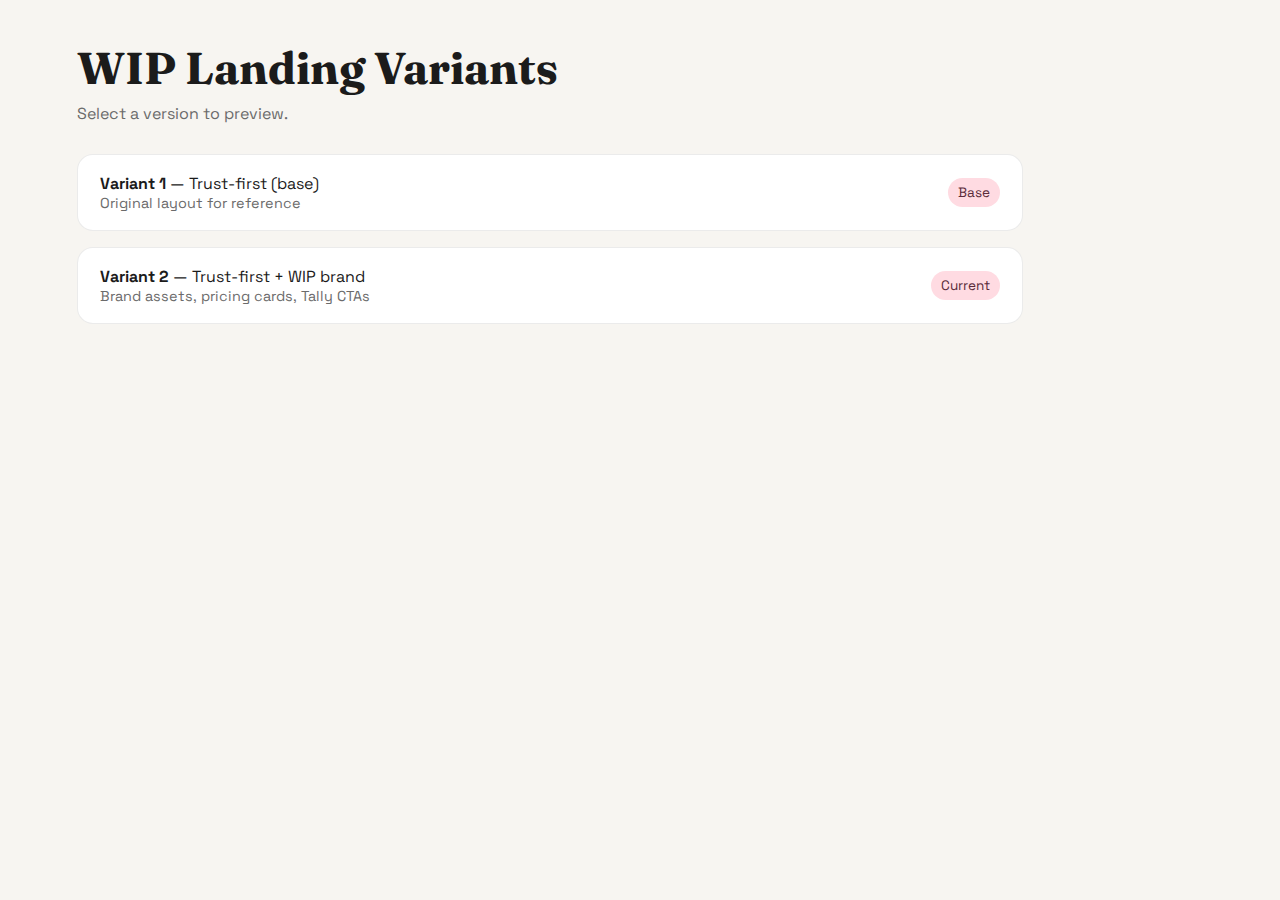
<file: index.html>
<!doctype html>
<html lang="en">
  <head>
    <meta charset="utf-8" />
    <meta name="viewport" content="width=device-width,initial-scale=1" />
    <title>WIP Landing Variants</title>
    <link rel="preconnect" href="https://fonts.googleapis.com">
    <link rel="preconnect" href="https://fonts.gstatic.com" crossorigin>
    <link href="https://fonts.googleapis.com/css2?family=Fraunces:opsz,wght@9..144,400;9..144,600&family=Space+Grotesk:wght@400;500;600&display=swap" rel="stylesheet">
    <style>
      :root {
        --bg: #f7f5f1;
        --ink: #1b1b1b;
        --muted: #6b6b6b;
        --brand-blue: #684bff;
        --brand-green: #5bcc25;
        --brand-pink: #ffdbe2;
      }
      * { box-sizing: border-box; }
      body {
        margin: 0;
        font-family: "Space Grotesk", system-ui, -apple-system, sans-serif;
        background: var(--bg);
        color: var(--ink);
      }
      header {
        padding: 40px 6vw 10px;
      }
      h1 {
        font-family: "Fraunces", serif;
        font-size: clamp(2.2rem, 3.5vw, 3.4rem);
        margin: 0 0 8px;
      }
      p { color: var(--muted); margin: 0; }
      main {
        padding: 20px 6vw 60px;
        display: grid;
        gap: 16px;
        max-width: 1100px;
      }
      a.card {
        display: grid;
        grid-template-columns: 1fr auto;
        align-items: center;
        gap: 20px;
        padding: 18px 22px;
        border-radius: 16px;
        text-decoration: none;
        color: var(--ink);
        background: #fff;
        border: 1px solid rgba(0,0,0,0.08);
        transition: transform 0.2s ease, box-shadow 0.2s ease, border-color 0.2s ease;
      }
      a.card:hover {
        transform: translateY(-2px);
        box-shadow: 0 18px 50px rgba(0,0,0,0.12);
        border-color: rgba(104,75,255,0.3);
      }
      .badge {
        padding: 6px 10px;
        border-radius: 999px;
        font-size: 0.85rem;
        background: var(--brand-pink);
        color: #5a2b3a;
      }
      .meta { font-size: 0.9rem; color: var(--muted); }
    </style>
  </head>
  <body>
    <header>
      <h1>WIP Landing Variants</h1>
      <p>Select a version to preview.</p>
    </header>

    <main>
      <a class="card" href="site/index.html">
        <div>
          <div><strong>Variant 1</strong> — Trust‑first (base)</div>
          <div class="meta">Original layout for reference</div>
        </div>
        <span class="badge">Base</span>
      </a>

      <a class="card" href="site/variant-2.html">
        <div>
          <div><strong>Variant 2</strong> — Trust‑first + WIP brand</div>
          <div class="meta">Brand assets, pricing cards, Tally CTAs</div>
        </div>
        <span class="badge">Current</span>
      </a>
    </main>
  </body>
</html>
</file>
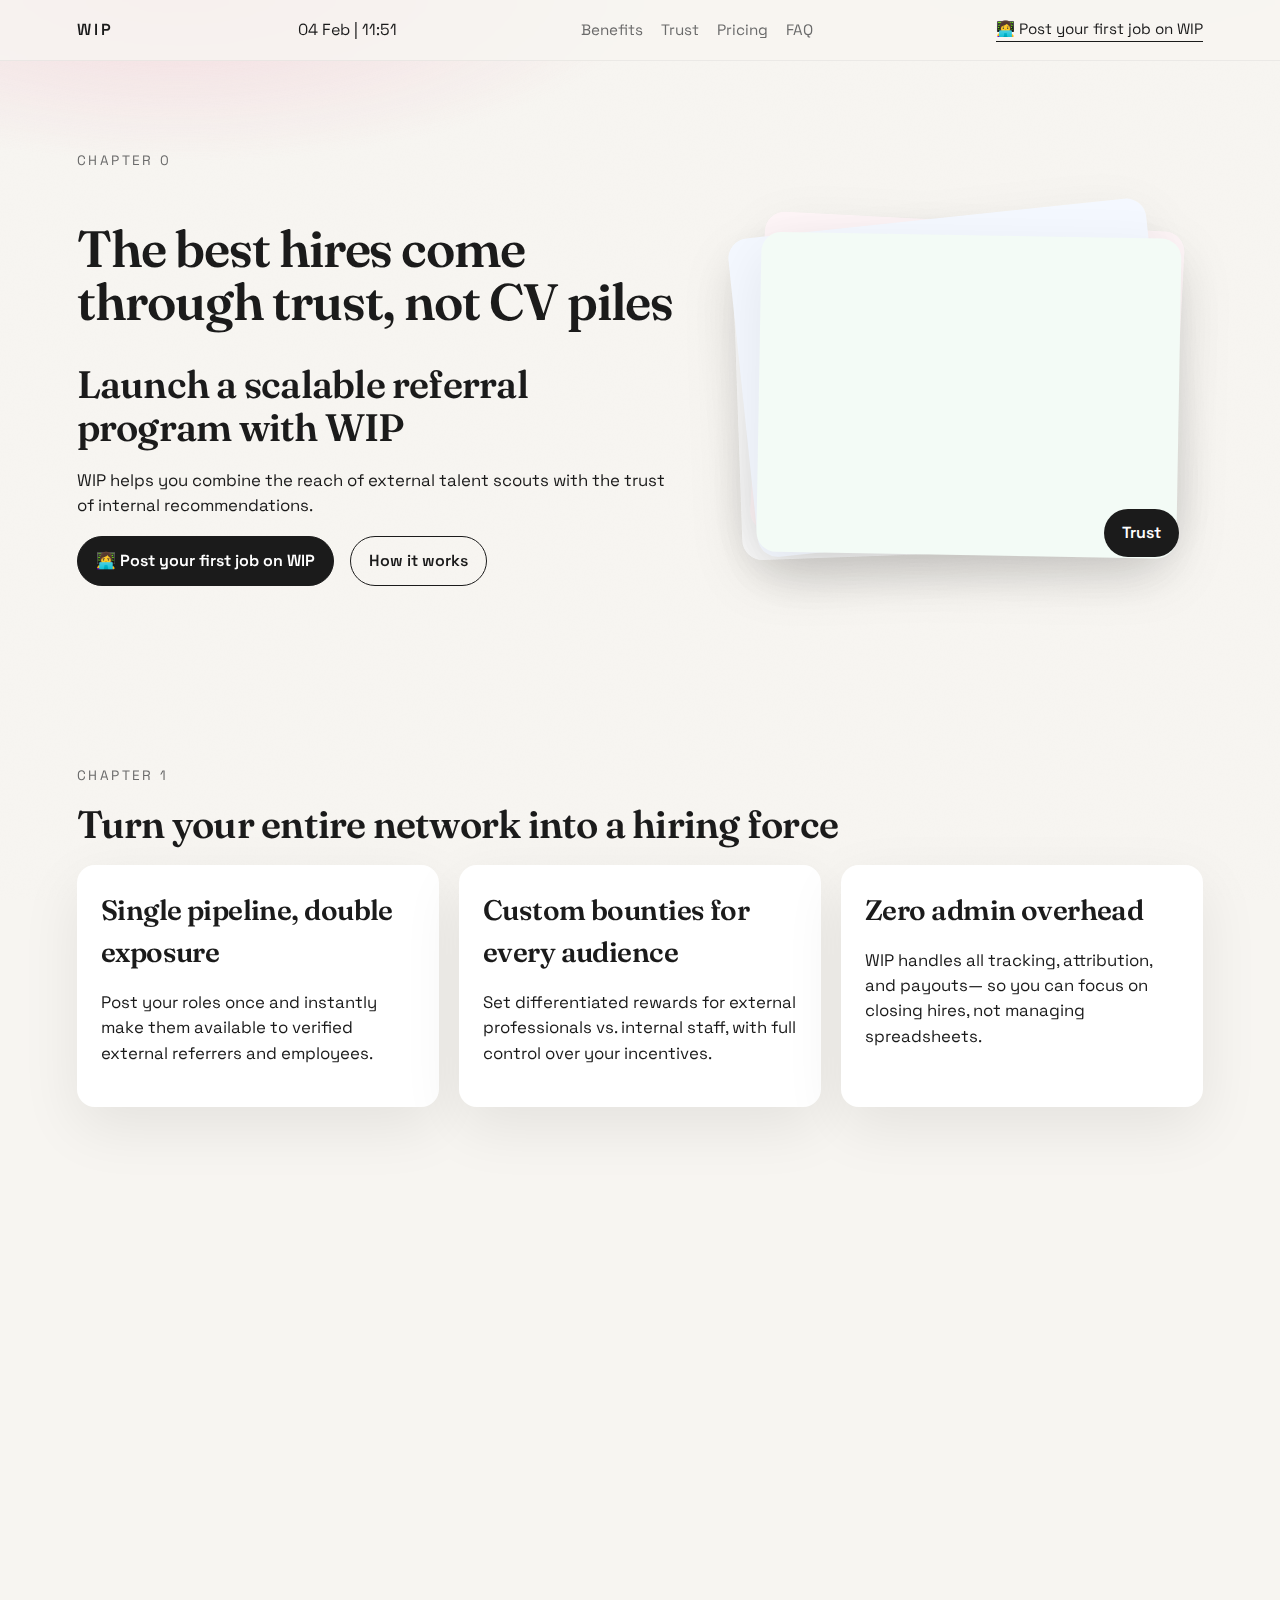
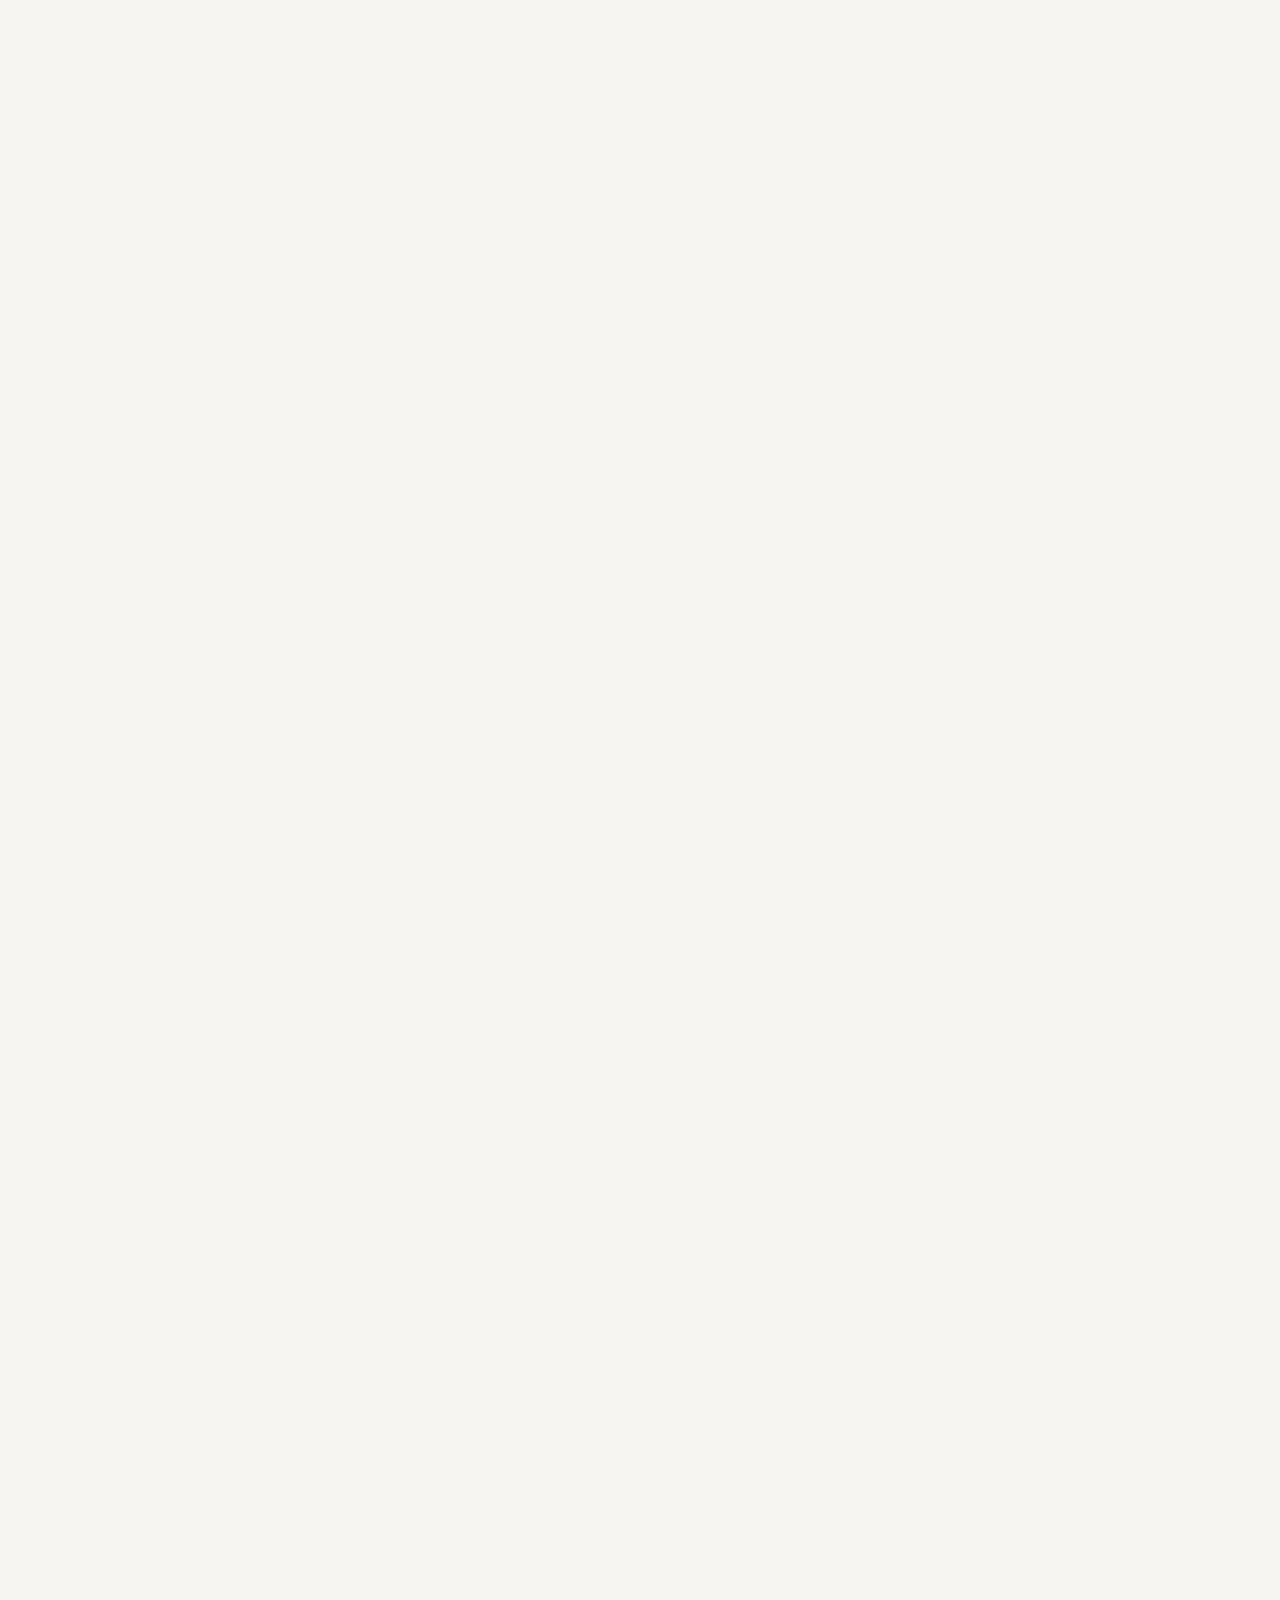
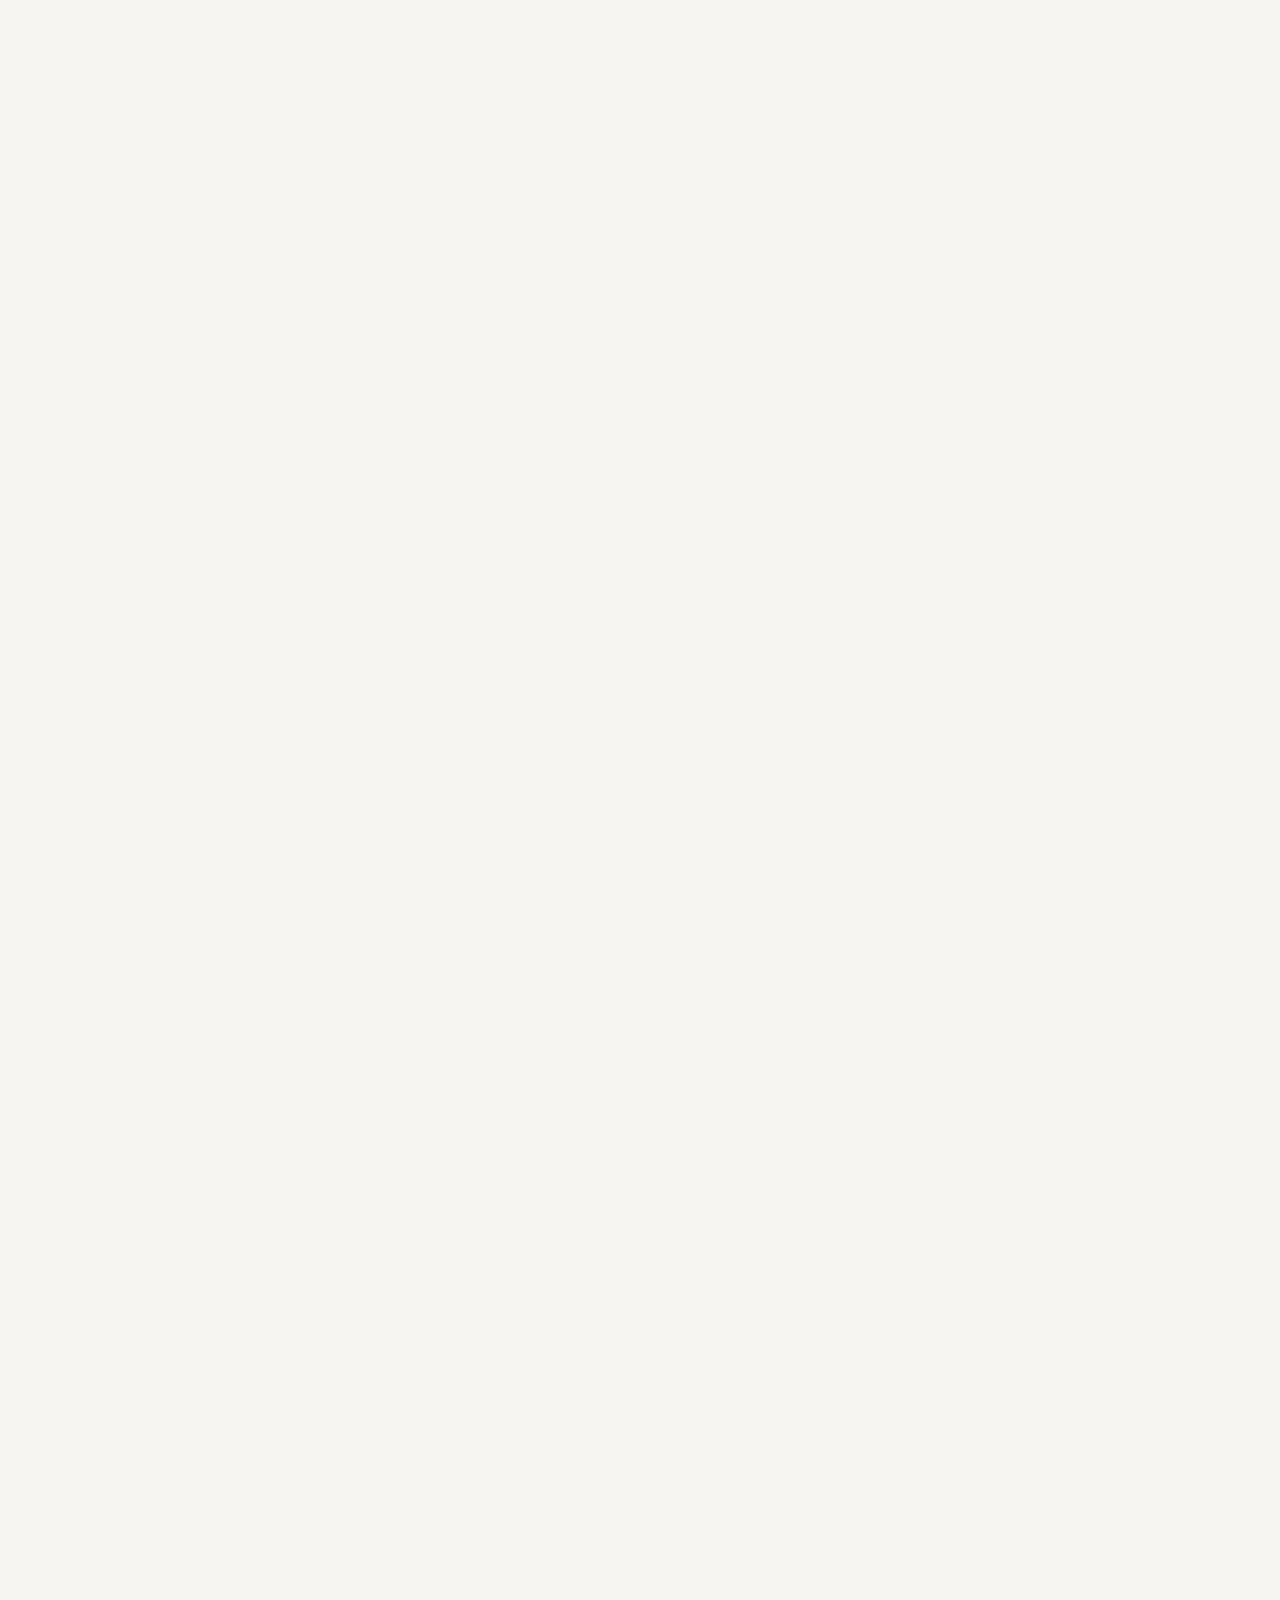
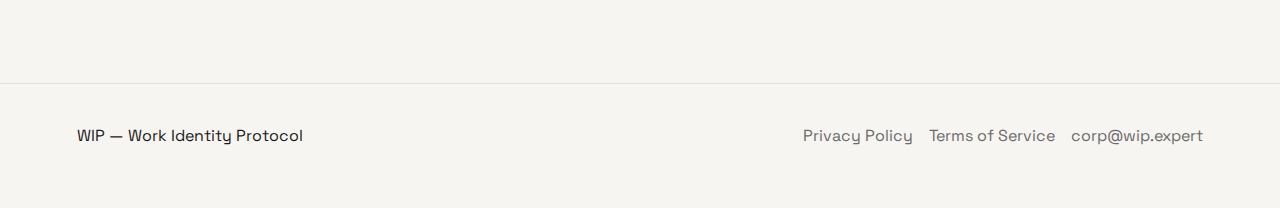
<file: site/index.html>
<!doctype html>
<html lang="en">
  <head>
    <meta charset="utf-8" />
    <meta name="viewport" content="width=device-width,initial-scale=1" />
    <title>WIP — Trust First</title>
    <link rel="preconnect" href="https://fonts.googleapis.com">
    <link rel="preconnect" href="https://fonts.gstatic.com" crossorigin>
    <link href="https://fonts.googleapis.com/css2?family=Fraunces:opsz,wght@9..144,400;9..144,600&family=Space+Grotesk:wght@400;500;600&display=swap" rel="stylesheet">
    <link rel="stylesheet" href="styles.css" />
  </head>
  <body>
    <div class="bg-noise"></div>
    <div class="bg-glow"></div>

    <header class="site-header">
      <div class="logo">WIP</div>
      <span class="version-stamp">04 Feb | 11:51</span>
      <nav class="nav">
        <a href="#benefits">Benefits</a>
        <a href="#trust">Trust</a>
        <a href="#pricing">Pricing</a>
        <a href="#faq">FAQ</a>
      </nav>
      <a class="cta-link" href="#cta">👩‍💻 Post your first job on WIP</a>
    </header>

    <main>
      <section class="hero chapter" id="top">
        <div class="chapter-label">Chapter 0</div>
        <div class="hero-grid">
          <div class="hero-copy">
            <h1>The best hires come through trust, not CV piles</h1>
            <h2>Launch a scalable referral program with WIP</h2>
            <p>WIP helps you combine the reach of external talent scouts with the trust of internal recommendations.</p>
            <div class="button-row">
              <a class="btn primary" href="#cta">👩‍💻 Post your first job on WIP</a>
              <a class="btn ghost" href="#how">How it works</a>
            </div>
          </div>
          <div class="hero-visual">
            <div class="paper-stack">
              <div class="sheet s1"></div>
              <div class="sheet s2"></div>
              <div class="sheet s3"></div>
              <div class="sheet s4"></div>
              <div class="badge">Trust</div>
            </div>
          </div>
        </div>
      </section>

      <section class="chapter" id="benefits">
        <div class="chapter-label">Chapter 1</div>
        <h2>Turn your entire network into a hiring force</h2>
        <div class="benefit-list">
          <article class="benefit">
            <h3>Single pipeline, double exposure</h3>
            <p>Post your roles once and instantly make them available to verified external referrers and employees.</p>
          </article>
          <article class="benefit">
            <h3>Custom bounties for every audience</h3>
            <p>Set differentiated rewards for external professionals vs. internal staff, with full control over your incentives.</p>
          </article>
          <article class="benefit">
            <h3>Zero admin overhead</h3>
            <p>WIP handles all tracking, attribution, and payouts— so you can focus on closing hires, not managing spreadsheets.</p>
          </article>
        </div>
      </section>

      <section class="chapter trust" id="trust">
        <div class="chapter-label">Chapter 2</div>
        <h2>Trust is a two-way street</h2>
        <div class="two-col">
          <div class="card">
            <h3>Referrers walk the extra mile so you don’t have to</h3>
            <p>Referrers register, complete KYC (identity check) and stake $20 per intro, so only highly qualified, confident, and responsible candidates are coming your way.</p>
          </div>
          <div class="card">
            <h3>You guarantee payments through WIP to motivate them</h3>
            <p>We sign a simple contract, then WIP acts as a trusted third party to manage referrals and facilitate payments. Soon we'll back this mutual trust with blockchain technology.</p>
          </div>
        </div>
      </section>

      <section class="chapter" id="how">
        <div class="chapter-label">Chapter 3</div>
        <h2>How it works</h2>
        <ol class="steps">
          <li>Send us the JD and set your reward. We’ll handle the listing and help you determine the sweet spot.</li>
          <li>Get a referral link and post it everywhere you promote your position.</li>
          <li>Get trusted referrals from employees and external network, all tracked in one place.</li>
          <li>You review, interview, and hire. We do not interfere — act as you used to.</li>
        </ol>
      </section>

      <section class="chapter pricing" id="pricing">
        <div class="chapter-label">Chapter 4</div>
        <h2>Straightforward pricing to fit every hiring demand</h2>
        <div class="price-grid">
          <div class="price-card">
            <h3>Starter</h3>
            <div class="muted">&lt; 5 jobs</div>
            <hr />
            <p><strong>Posting:</strong> $75 per job</p>
            <p><strong>Keep it running:</strong><br>first 3 months free<br>From 4th month: $15 per job/month</p>
            <p><strong>Success fee:</strong> 15% of bounty paid, min $350</p>
          </div>
          <div class="price-card accent">
            <h3>Explorer</h3>
            <div class="muted">&lt; 25 jobs</div>
            <hr />
            <p><strong>Posting:</strong> $59 per job</p>
            <p><strong>Keep it running:</strong><br>first 3 months free<br>From 4th month: $13 per job/month</p>
            <p><strong>Success fee:</strong> 14% of bounty paid, min $315</p>
          </div>
          <div class="price-card">
            <h3>Professional</h3>
            <div class="muted">26+ jobs</div>
            <hr />
            <p><strong>Posting:</strong> $42 per job</p>
            <p><strong>Keep it running:</strong><br>first 4 months free<br>From 5th month: $10 per job/month</p>
            <p><strong>Success fee:</strong> 13% of bounty paid, min $250</p>
          </div>
        </div>
        <div class="promo">
          <h3>Try WIP with ease, pay-as-you-hire for the 1st job</h3>
          <p><strong>Posting:</strong> $0 <del>$75</del> per job</p>
          <p><strong>Keep it running:</strong> free. <del>From 4th month: $15 per job/month</del></p>
          <p><strong>Success fee:</strong> 15% of bounty paid, min $350</p>
        </div>
      </section>

      <section class="chapter" id="cta">
        <div class="chapter-label">Chapter 5</div>
        <h2>The best hires don’t come from systems built for volume. They come from trust — and trust needs structure to scale.</h2>
        <a class="btn primary" href="#contact">👩‍💻 Start hiring like an adult</a>
      </section>

      <section class="chapter" id="logos">
        <div class="chapter-label">Chapter 6</div>
        <h2>Be part of hiring done right</h2>
        <div class="logo-row">
          <div class="logo-chip">inDrive</div>
          <div class="logo-chip">Planner 5D</div>
          <div class="logo-chip">Wallet</div>
          <div class="logo-chip">HorizonPay</div>
        </div>
      </section>

      <section class="chapter faq" id="faq">
        <div class="chapter-label">Chapter 7</div>
        <h2>FAQ</h2>
        <div class="faq-grid">
          <details open>
            <summary>Can we also use WIP for internal referrals?</summary>
            <p>Yes. Run employee and external referrals in one place. We handle posting, documents, and payouts for you.</p>
          </details>
          <details open>
            <summary>What types of roles does WIP work best for?</summary>
            <p>WIP is strongest for hiring mid- to senior-level skilled positions—both technical and non-technical—where professional networks and trust deliver better results than job boards. This includes roles like engineers, product managers, designers, and analysts.</p>
          </details>
          <details>
            <summary>How do you ensure referrals are genuine?</summary>
            <p>Every referrer completes KYC and stakes $20 per referral, a small signal of real trust.</p>
          </details>
          <details>
            <summary>Who are the external referrers?</summary>
            <p>Usually, they are industry professionals who’ve passed identity verification (KYC) and stake their own money per referral. No spam or spray-and-pray. If they try to abuse the system (e.g., irrelevant referrals or no permission from candidates), we can remove them from the platform.</p>
          </details>
          <details>
            <summary>Can I still use my own hiring process?</summary>
            <p>Yes. WIP is modular—use it just for sourcing or plug it into your full hiring pipeline.</p>
          </details>
          <details>
            <summary>When is the reward released to the successful referrer?</summary>
            <p>We are releasing 20% of the bounty immediately after the talent starts, and paying the rest after completing the probation period (max 90 days).</p>
          </details>
          <details>
            <summary>How do I know candidates are serious?</summary>
            <p>Referred talent comes with context from someone who knows them personally. We encourage warm introductions over blind applications — you'll see higher engagement and stronger motivation. Referrers must also confirm that the candidate gave explicit consent to be referred.</p>
          </details>
          <details open>
            <summary>How do I get started?</summary>
            <p>Just book a call or send your JD to corp@wip.expert.</p>
          </details>
        </div>
      </section>

      <section class="chapter contact" id="contact">
        <div class="chapter-label">Chapter 8</div>
        <h2>Have a specific request or a question? We’ll be happy to know more. Get in touch, only humans here.</h2>
        <div class="button-row">
          <a class="btn primary" href="#">👩‍💻 Let’s talk</a>
          <a class="btn ghost" href="#">📆 Schedule an intro call</a>
        </div>
        <p class="fine">Not sure if WIP fits your hiring flow? Book a short call and we’ll walk you through how it works.</p>
      </section>
    </main>

    <footer class="site-footer">
      <div>WIP — Work Identity Protocol</div>
      <div class="footer-links">
        <a href="../privacy.html">Privacy Policy</a>
        <a href="../terms.html">Terms of Service</a>
        <a href="#">corp@wip.expert</a>
      </div>
    </footer>

    <script>
      const observer = new IntersectionObserver((entries) => {
        for (const entry of entries) {
          if (entry.isIntersecting) {
            entry.target.classList.add('in');
            observer.unobserve(entry.target);
          }
        }
      }, { threshold: 0.12 });

      document.querySelectorAll('.chapter').forEach((el) => observer.observe(el));
    </script>
  </body>
</html>
</file>
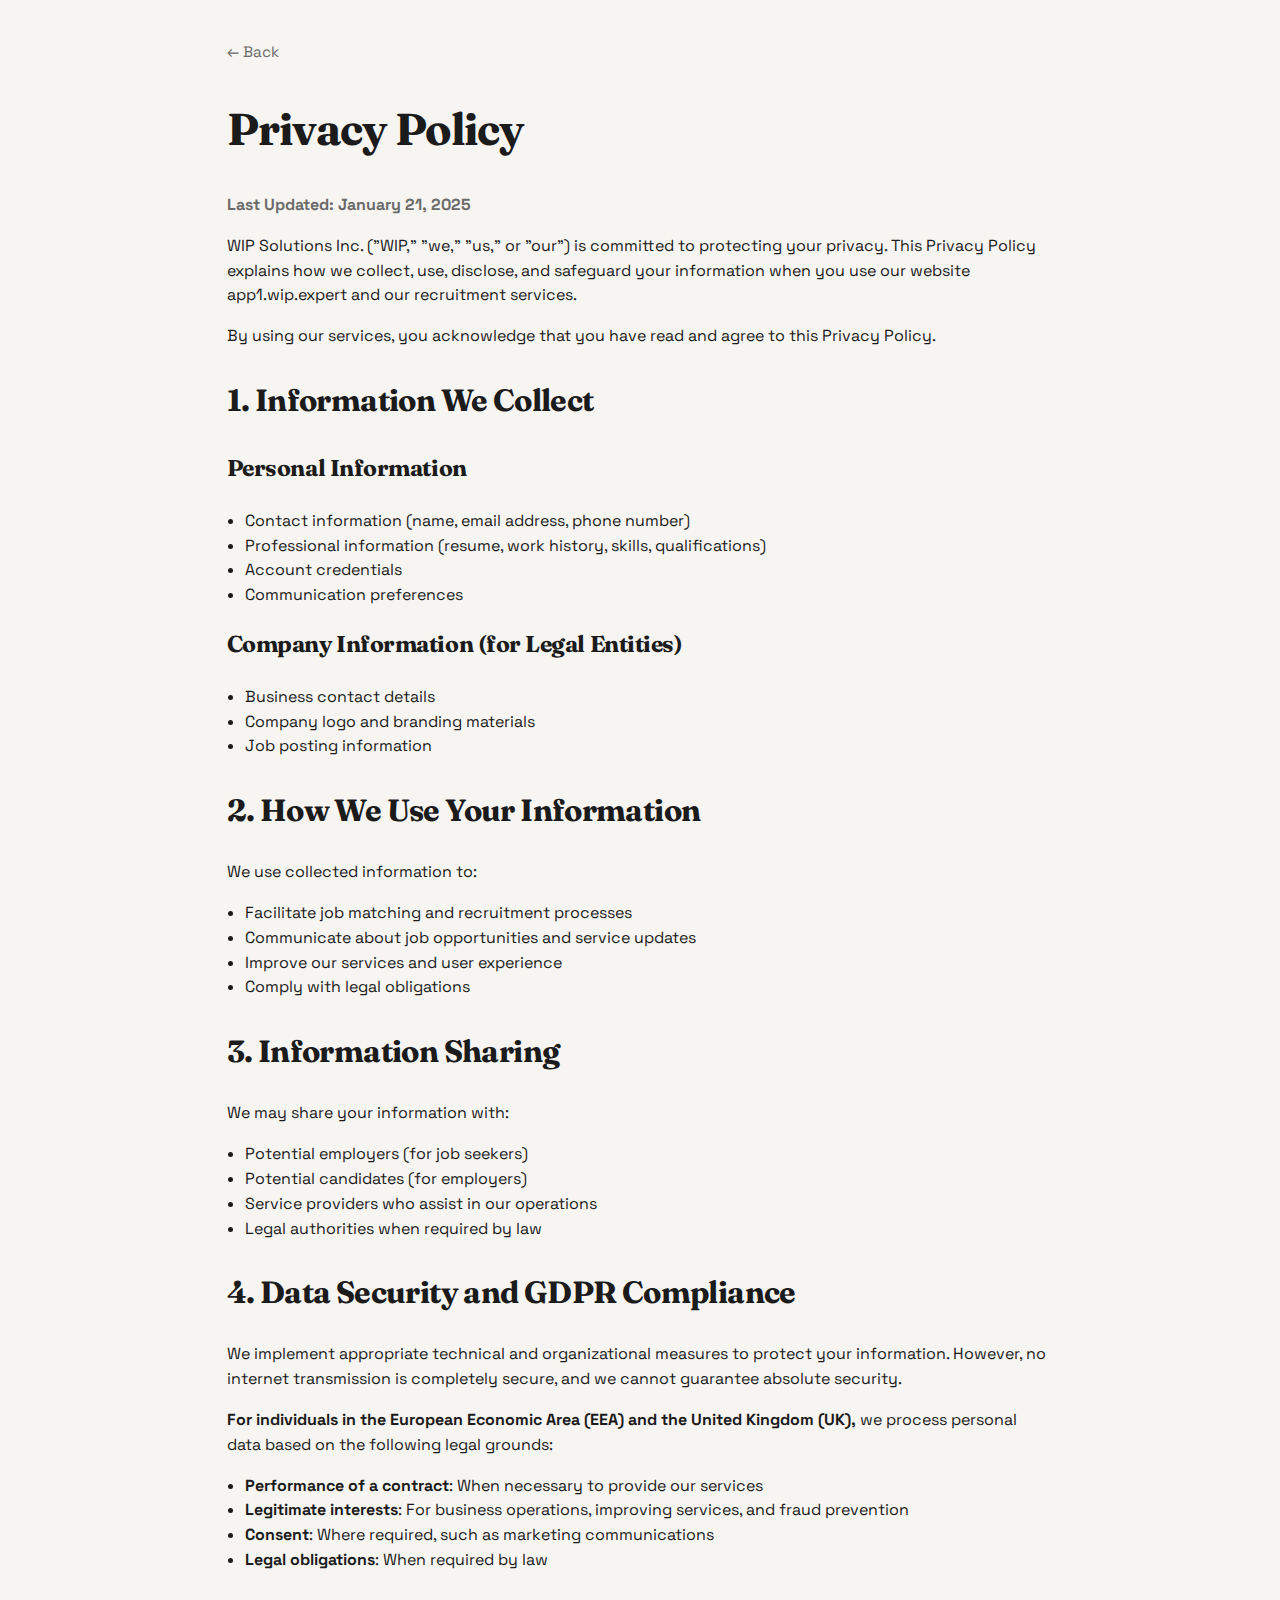
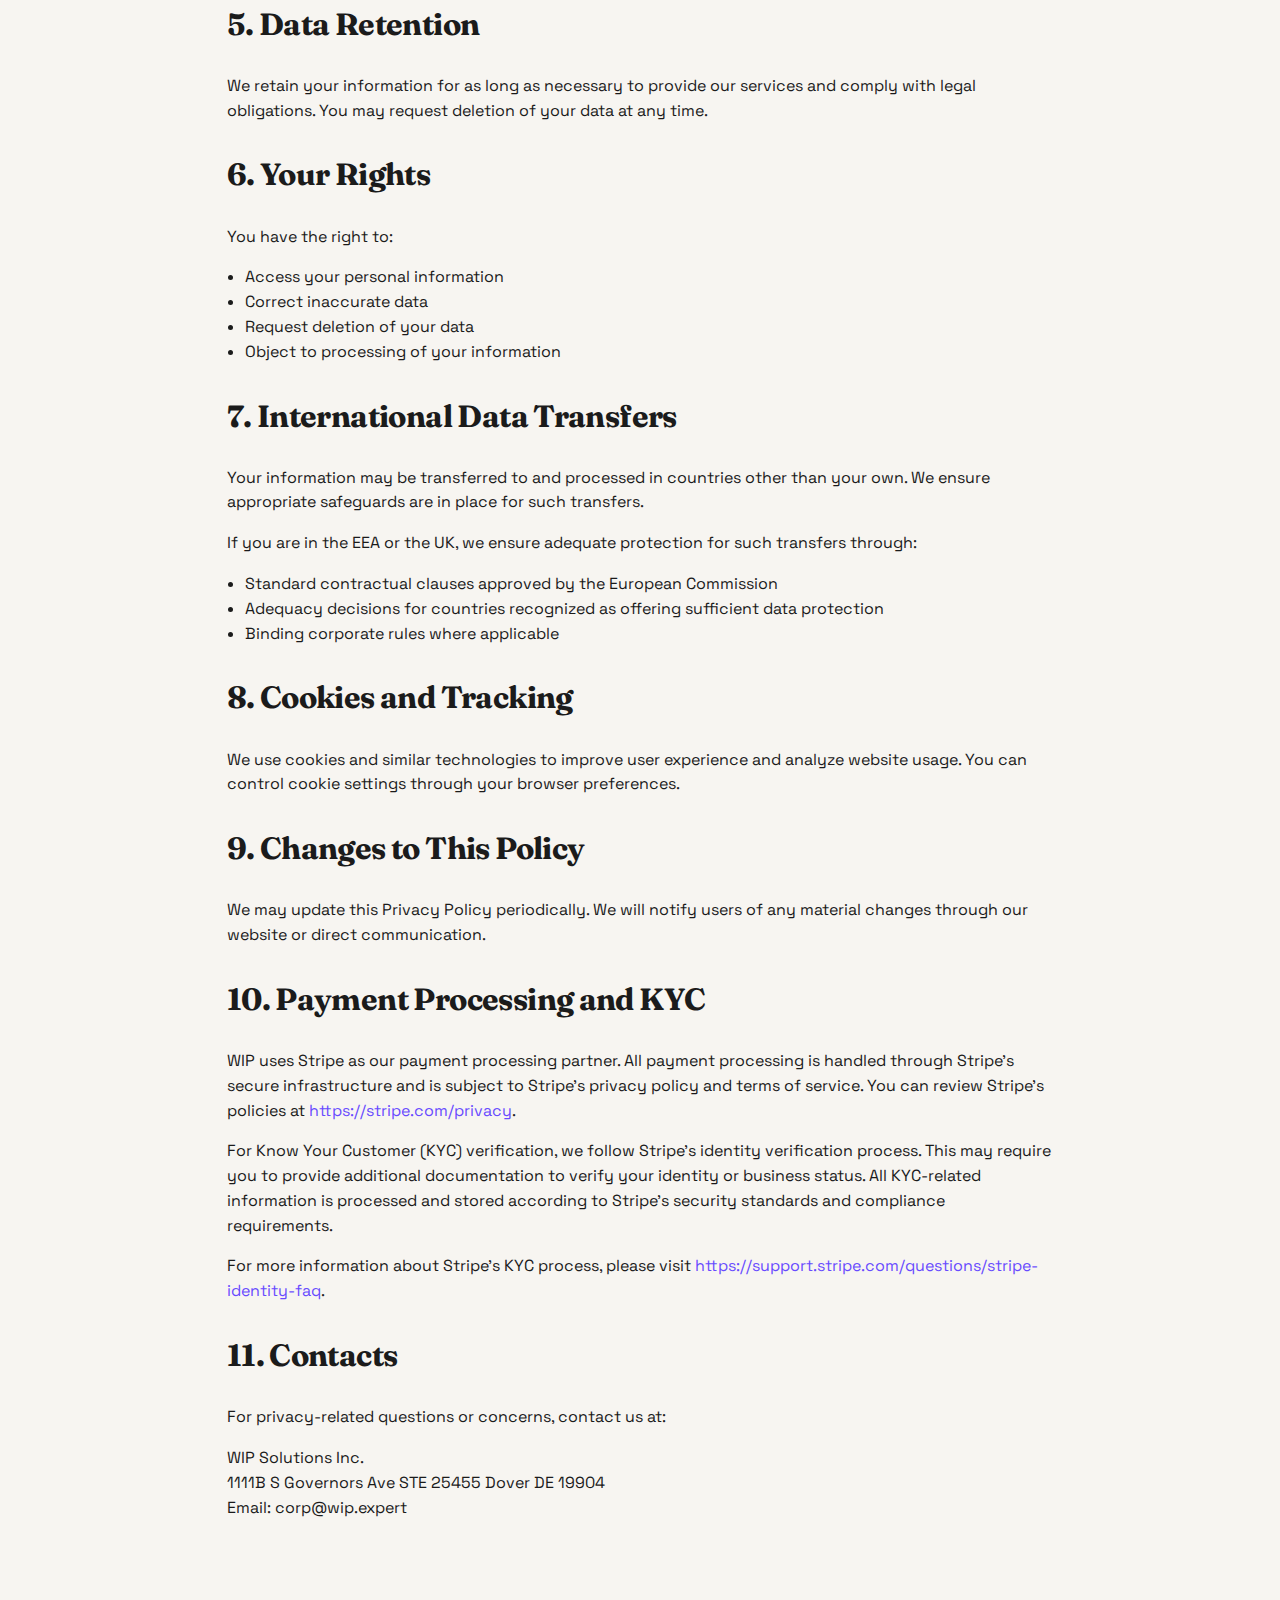
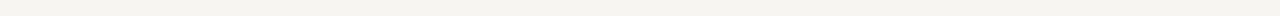
<file: privacy.html>
<!doctype html>
<html lang="en">
  <head>
    <meta charset="utf-8" />
    <meta name="viewport" content="width=device-width,initial-scale=1" />
    <title>Privacy Policy — WIP</title>
    <link rel="preconnect" href="https://fonts.googleapis.com">
    <link rel="preconnect" href="https://fonts.gstatic.com" crossorigin>
    <link href="https://fonts.googleapis.com/css2?family=Fraunces:opsz,wght@9..144,400;9..144,600&family=Space+Grotesk:wght@400;500;600&display=swap" rel="stylesheet">
    <link rel="stylesheet" href="legal.css" />
  </head>
  <body>
    <main>
      <div class="header">
        <a class="back" href="/wip-land/">← Back</a>
      </div>
      <h1>Privacy Policy</h1>
      <p class="muted"><strong>Last Updated: January 21, 2025</strong></p>

      <p>WIP Solutions Inc. ("WIP," "we," "us," or "our") is committed to protecting your privacy. This Privacy Policy explains how we collect, use, disclose, and safeguard your information when you use our website app1.wip.expert and our recruitment services.</p>
      <p>By using our services, you acknowledge that you have read and agree to this Privacy Policy.</p>

      <h2>1. Information We Collect</h2>
      <h3>Personal Information</h3>
      <ul>
        <li>Contact information (name, email address, phone number)</li>
        <li>Professional information (resume, work history, skills, qualifications)</li>
        <li>Account credentials</li>
        <li>Communication preferences</li>
      </ul>
      <h3>Company Information (for Legal Entities)</h3>
      <ul>
        <li>Business contact details</li>
        <li>Company logo and branding materials</li>
        <li>Job posting information</li>
      </ul>

      <h2>2. How We Use Your Information</h2>
      <p>We use collected information to:</p>
      <ul>
        <li>Facilitate job matching and recruitment processes</li>
        <li>Communicate about job opportunities and service updates</li>
        <li>Improve our services and user experience</li>
        <li>Comply with legal obligations</li>
      </ul>

      <h2>3. Information Sharing</h2>
      <p>We may share your information with:</p>
      <ul>
        <li>Potential employers (for job seekers)</li>
        <li>Potential candidates (for employers)</li>
        <li>Service providers who assist in our operations</li>
        <li>Legal authorities when required by law</li>
      </ul>

      <h2>4. Data Security and GDPR Compliance</h2>
      <p>We implement appropriate technical and organizational measures to protect your information. However, no internet transmission is completely secure, and we cannot guarantee absolute security.</p>
      <p><strong>For individuals in the European Economic Area (EEA) and the United Kingdom (UK),</strong> we process personal data based on the following legal grounds:</p>
      <ul>
        <li><strong>Performance of a contract</strong>: When necessary to provide our services</li>
        <li><strong>Legitimate interests</strong>: For business operations, improving services, and fraud prevention</li>
        <li><strong>Consent</strong>: Where required, such as marketing communications</li>
        <li><strong>Legal obligations</strong>: When required by law</li>
      </ul>

      <h2>5. Data Retention</h2>
      <p>We retain your information for as long as necessary to provide our services and comply with legal obligations. You may request deletion of your data at any time.</p>

      <h2>6. Your Rights</h2>
      <p>You have the right to:</p>
      <ul>
        <li>Access your personal information</li>
        <li>Correct inaccurate data</li>
        <li>Request deletion of your data</li>
        <li>Object to processing of your information</li>
      </ul>

      <h2>7. International Data Transfers</h2>
      <p>Your information may be transferred to and processed in countries other than your own. We ensure appropriate safeguards are in place for such transfers.</p>
      <p>If you are in the EEA or the UK, we ensure adequate protection for such transfers through:</p>
      <ul>
        <li>Standard contractual clauses approved by the European Commission</li>
        <li>Adequacy decisions for countries recognized as offering sufficient data protection</li>
        <li>Binding corporate rules where applicable</li>
      </ul>

      <h2>8. Cookies and Tracking</h2>
      <p>We use cookies and similar technologies to improve user experience and analyze website usage. You can control cookie settings through your browser preferences.</p>

      <h2>9. Changes to This Policy</h2>
      <p>We may update this Privacy Policy periodically. We will notify users of any material changes through our website or direct communication.</p>

      <h2>10. Payment Processing and KYC</h2>
      <p>WIP uses Stripe as our payment processing partner. All payment processing is handled through Stripe's secure infrastructure and is subject to Stripe's privacy policy and terms of service. You can review Stripe's policies at <a href="https://stripe.com/privacy" target="_blank" rel="noopener noreferrer">https://stripe.com/privacy</a>.</p>
      <p>For Know Your Customer (KYC) verification, we follow Stripe's identity verification process. This may require you to provide additional documentation to verify your identity or business status. All KYC-related information is processed and stored according to Stripe's security standards and compliance requirements.</p>
      <p>For more information about Stripe's KYC process, please visit <a href="https://support.stripe.com/questions/stripe-identity-faq" target="_blank" rel="noopener noreferrer">https://support.stripe.com/questions/stripe-identity-faq</a>.</p>

      <h2>11. Contacts</h2>
      <p>For privacy-related questions or concerns, contact us at:</p>
      <p>WIP Solutions Inc.<br>1111B S Governors Ave STE 25455 Dover DE 19904<br>Email: corp@wip.expert</p>
    </main>
  </body>
</html>
</file>
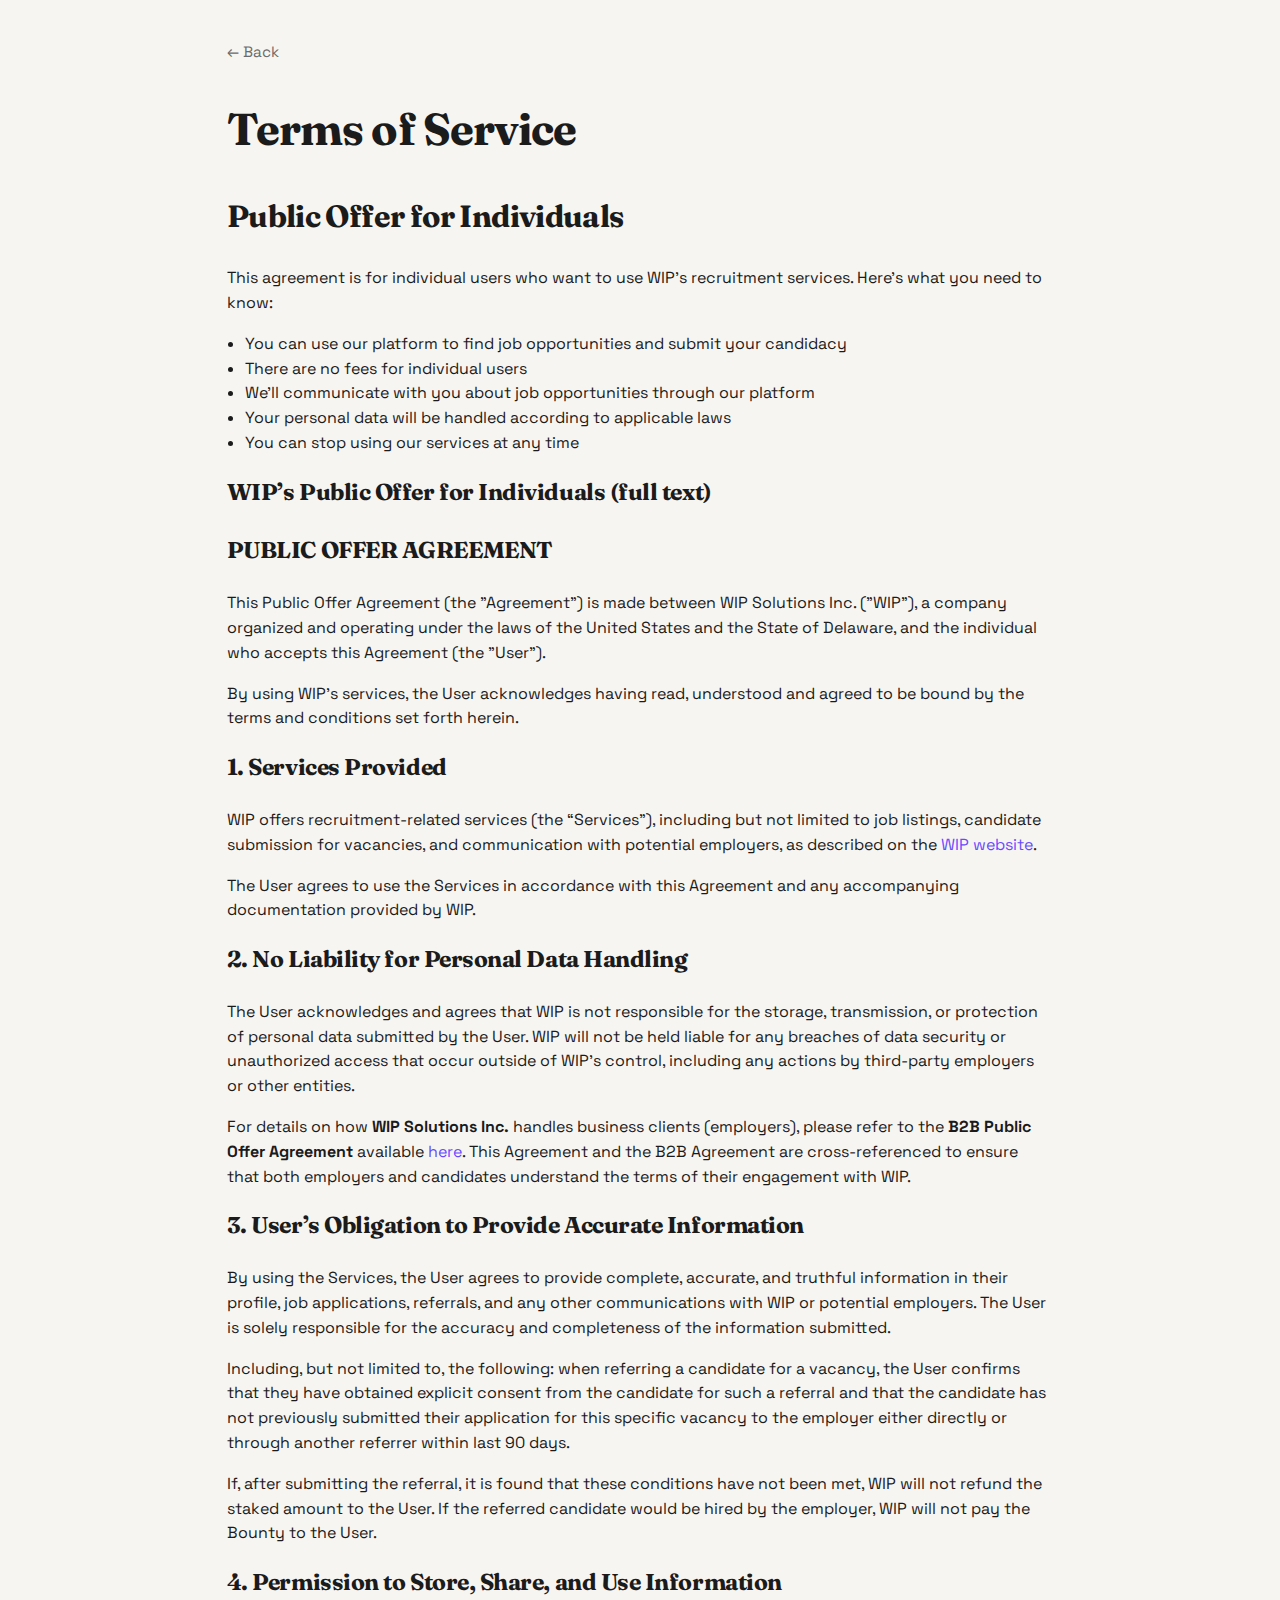
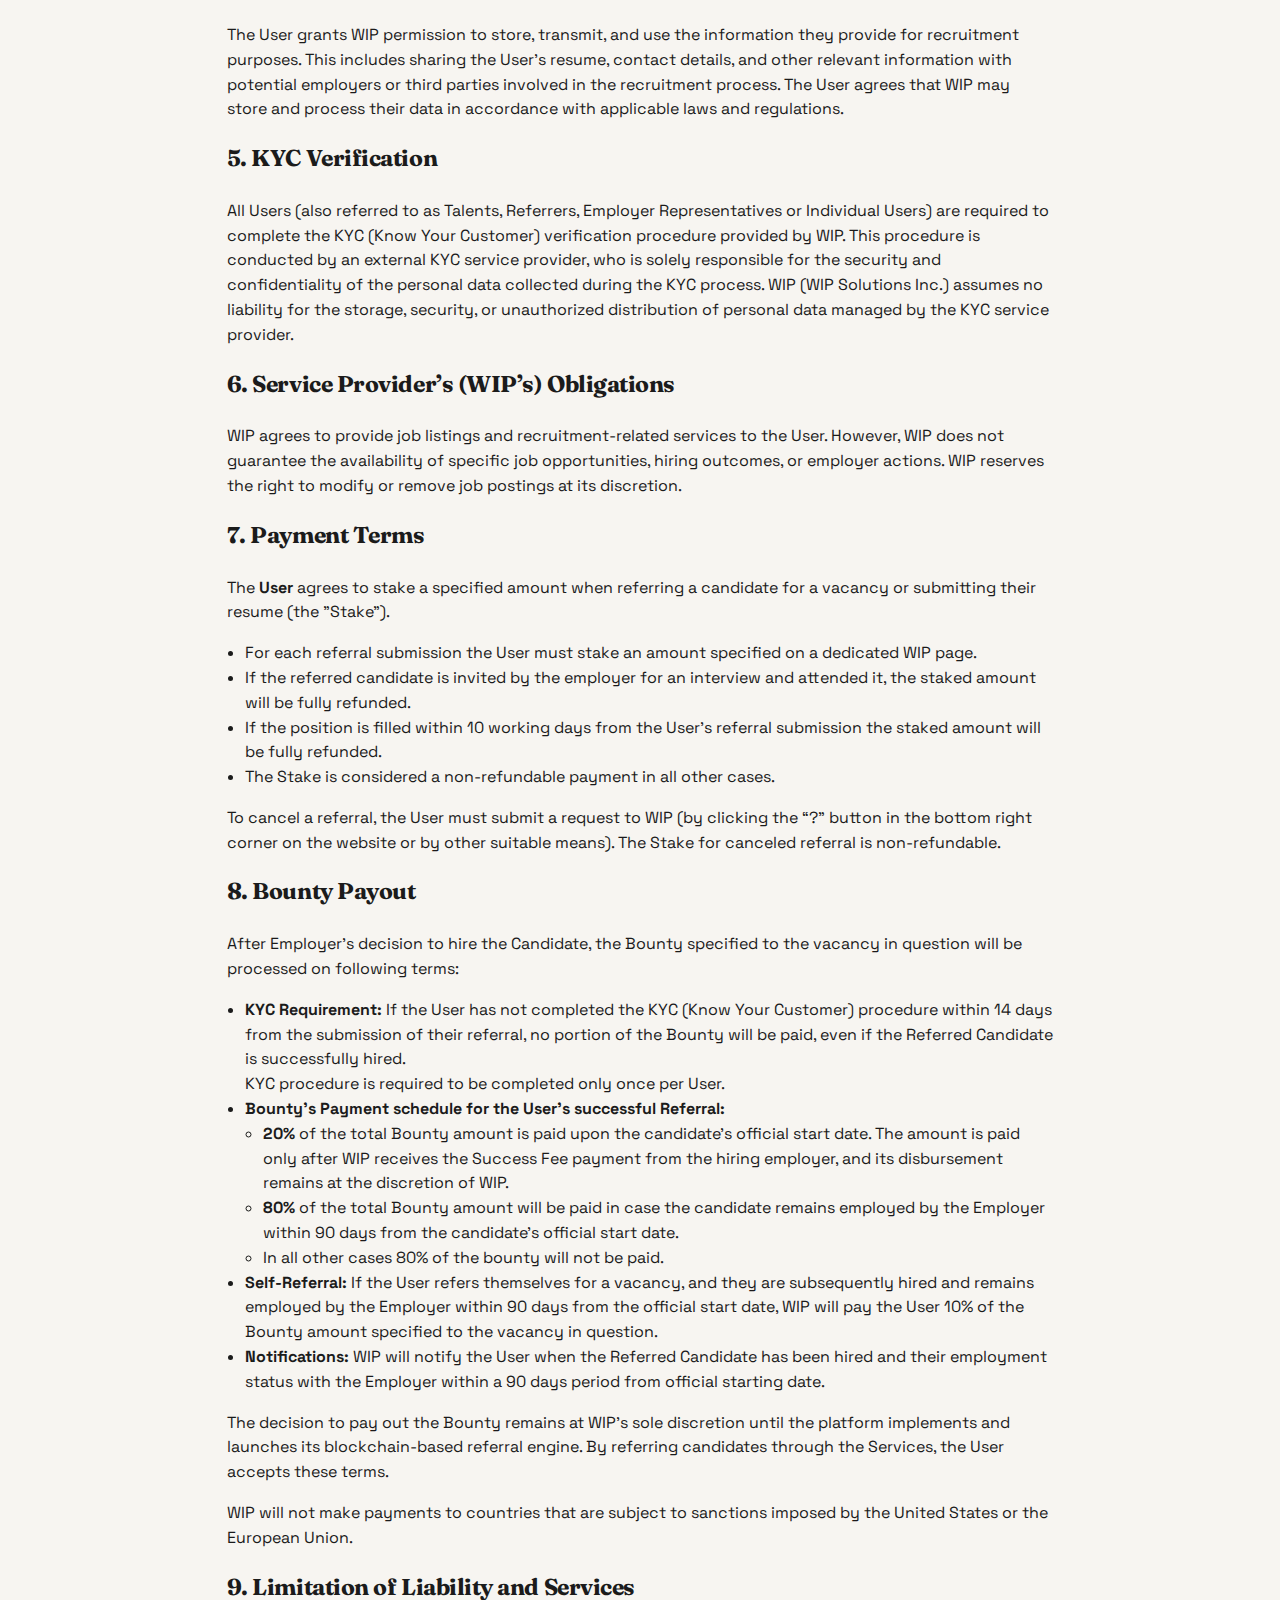
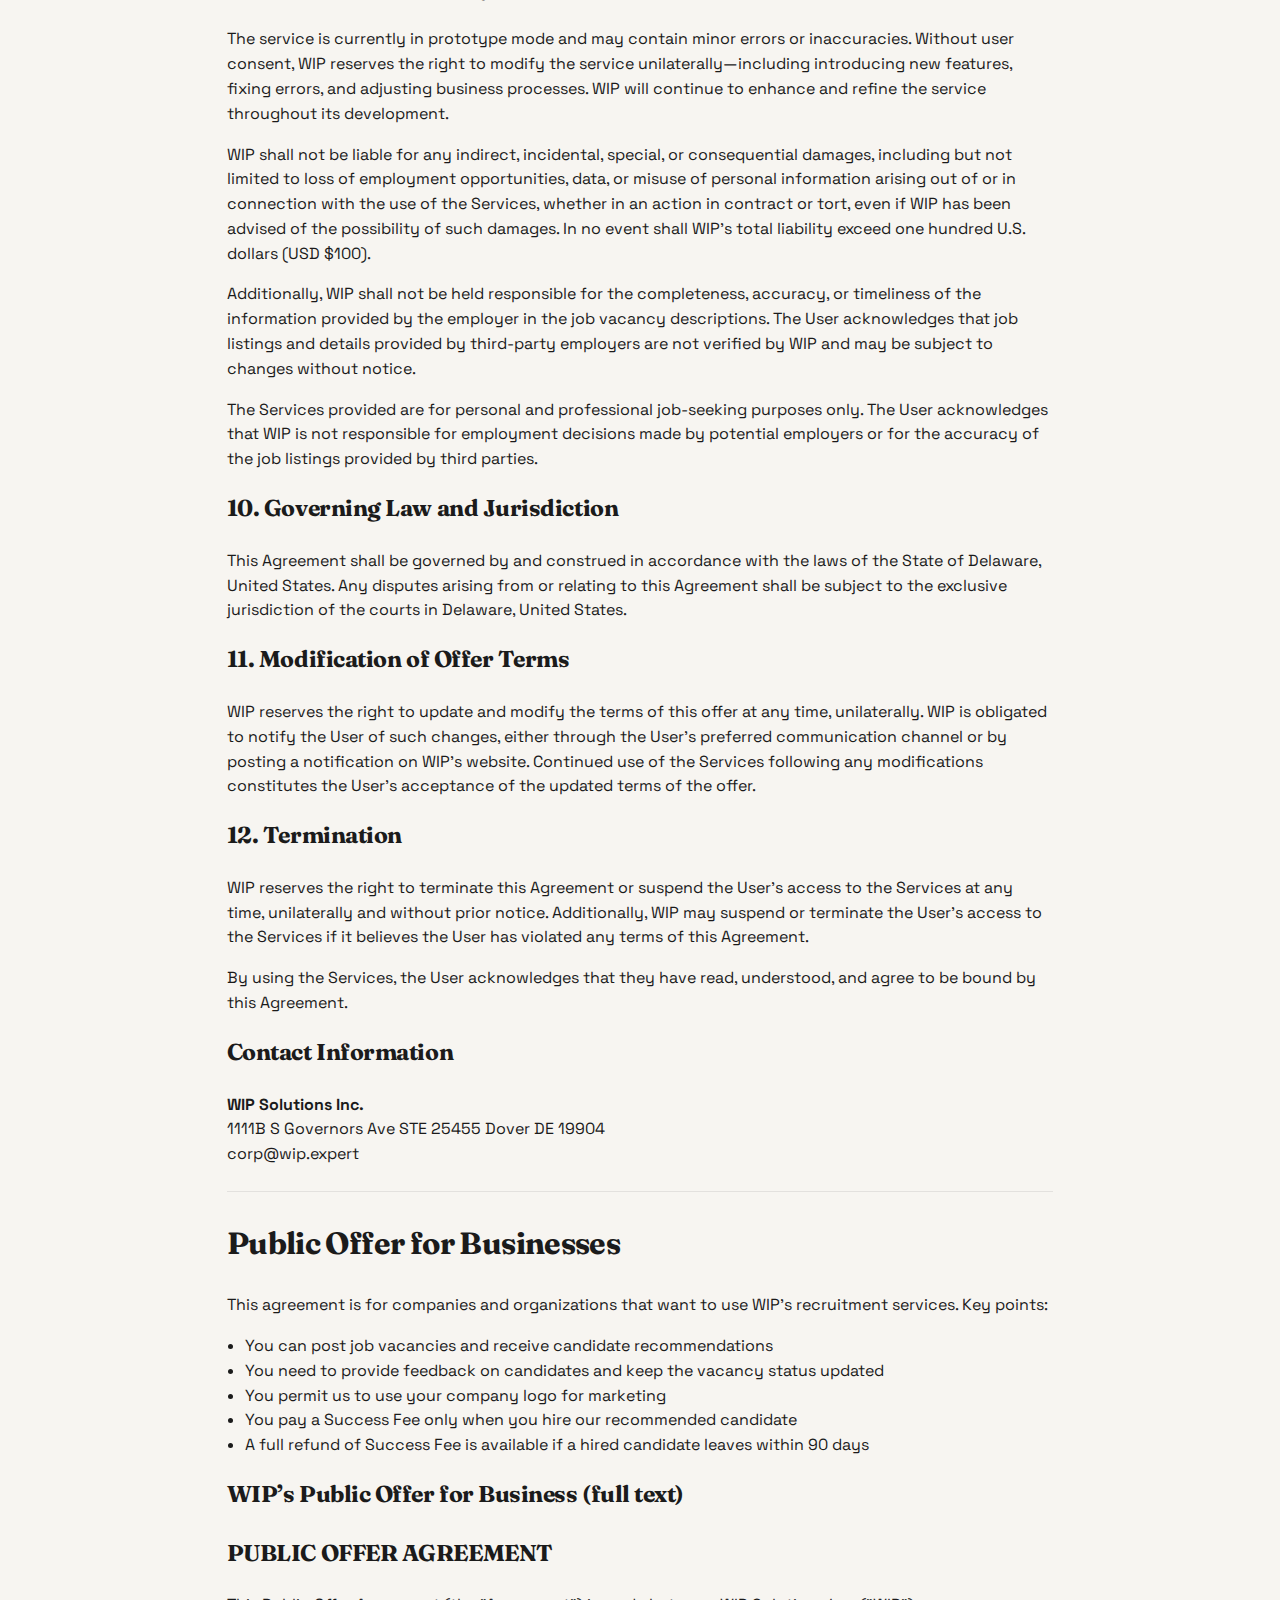
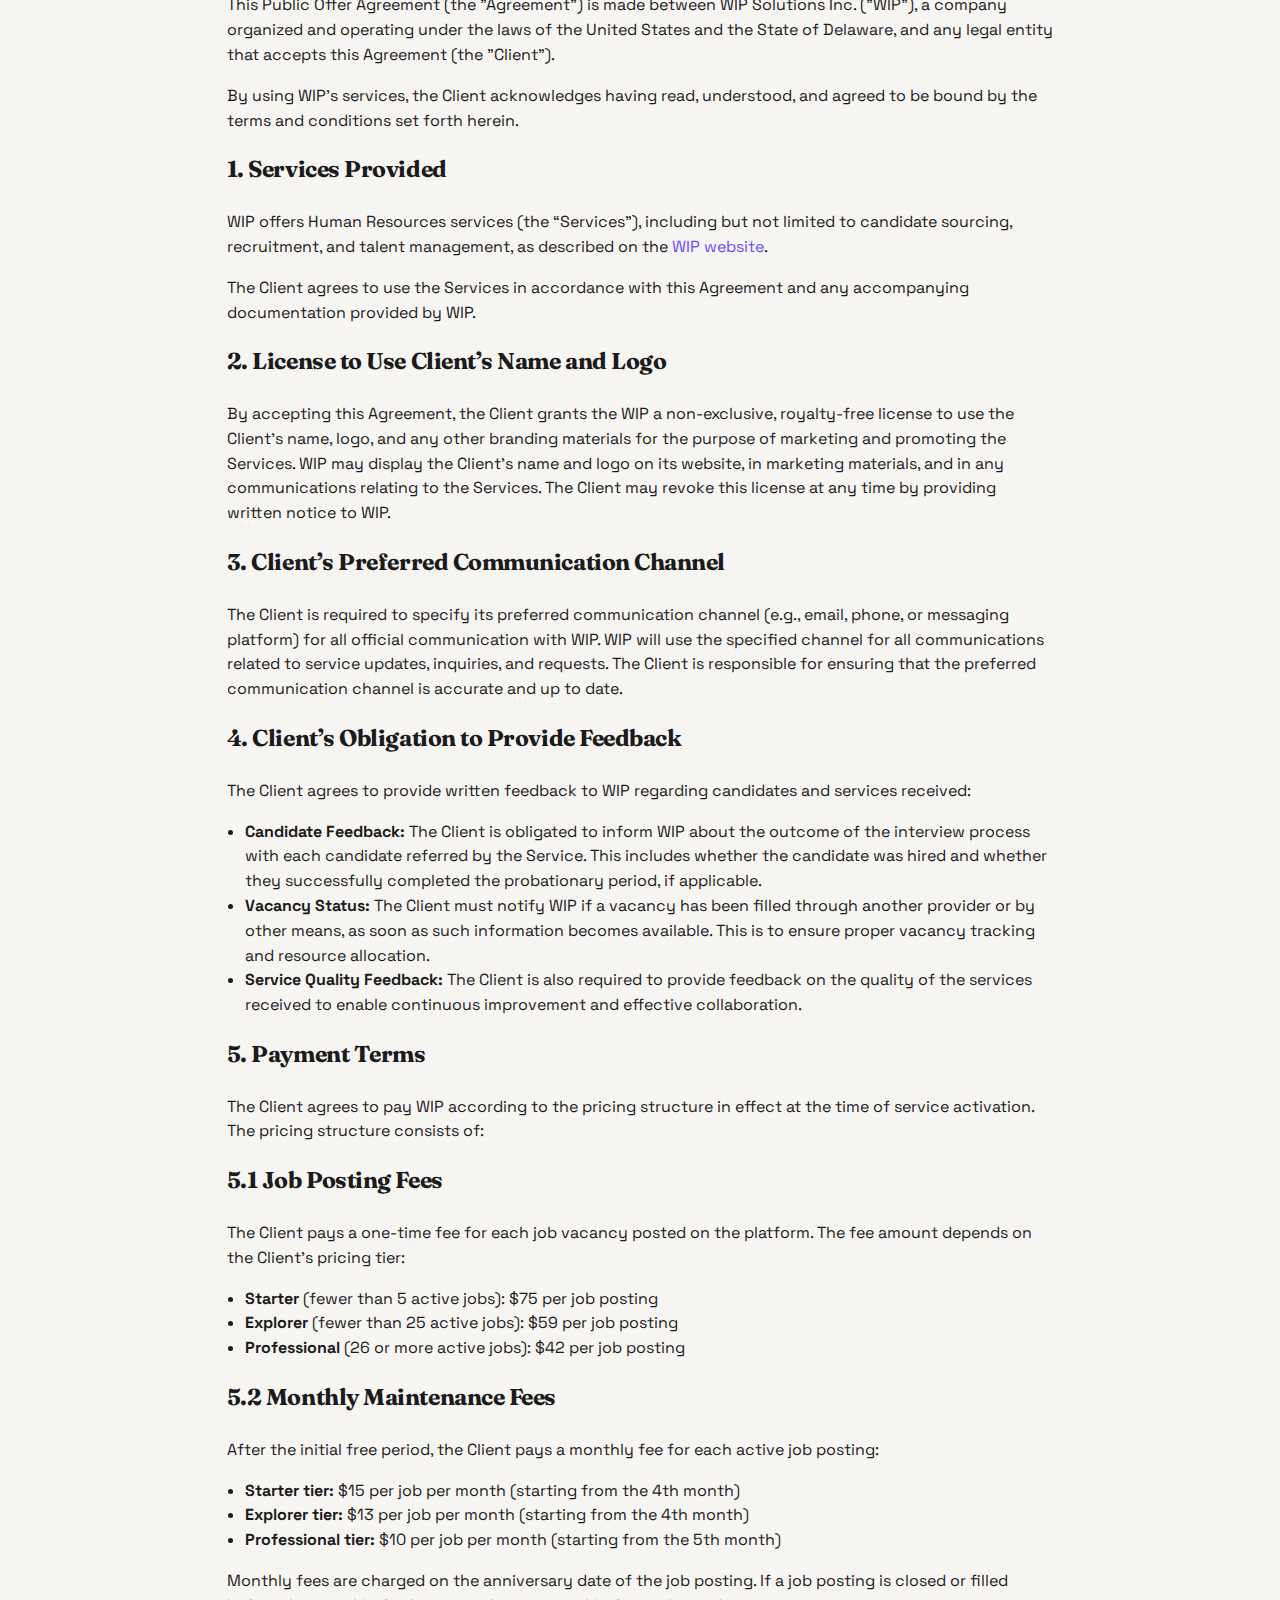
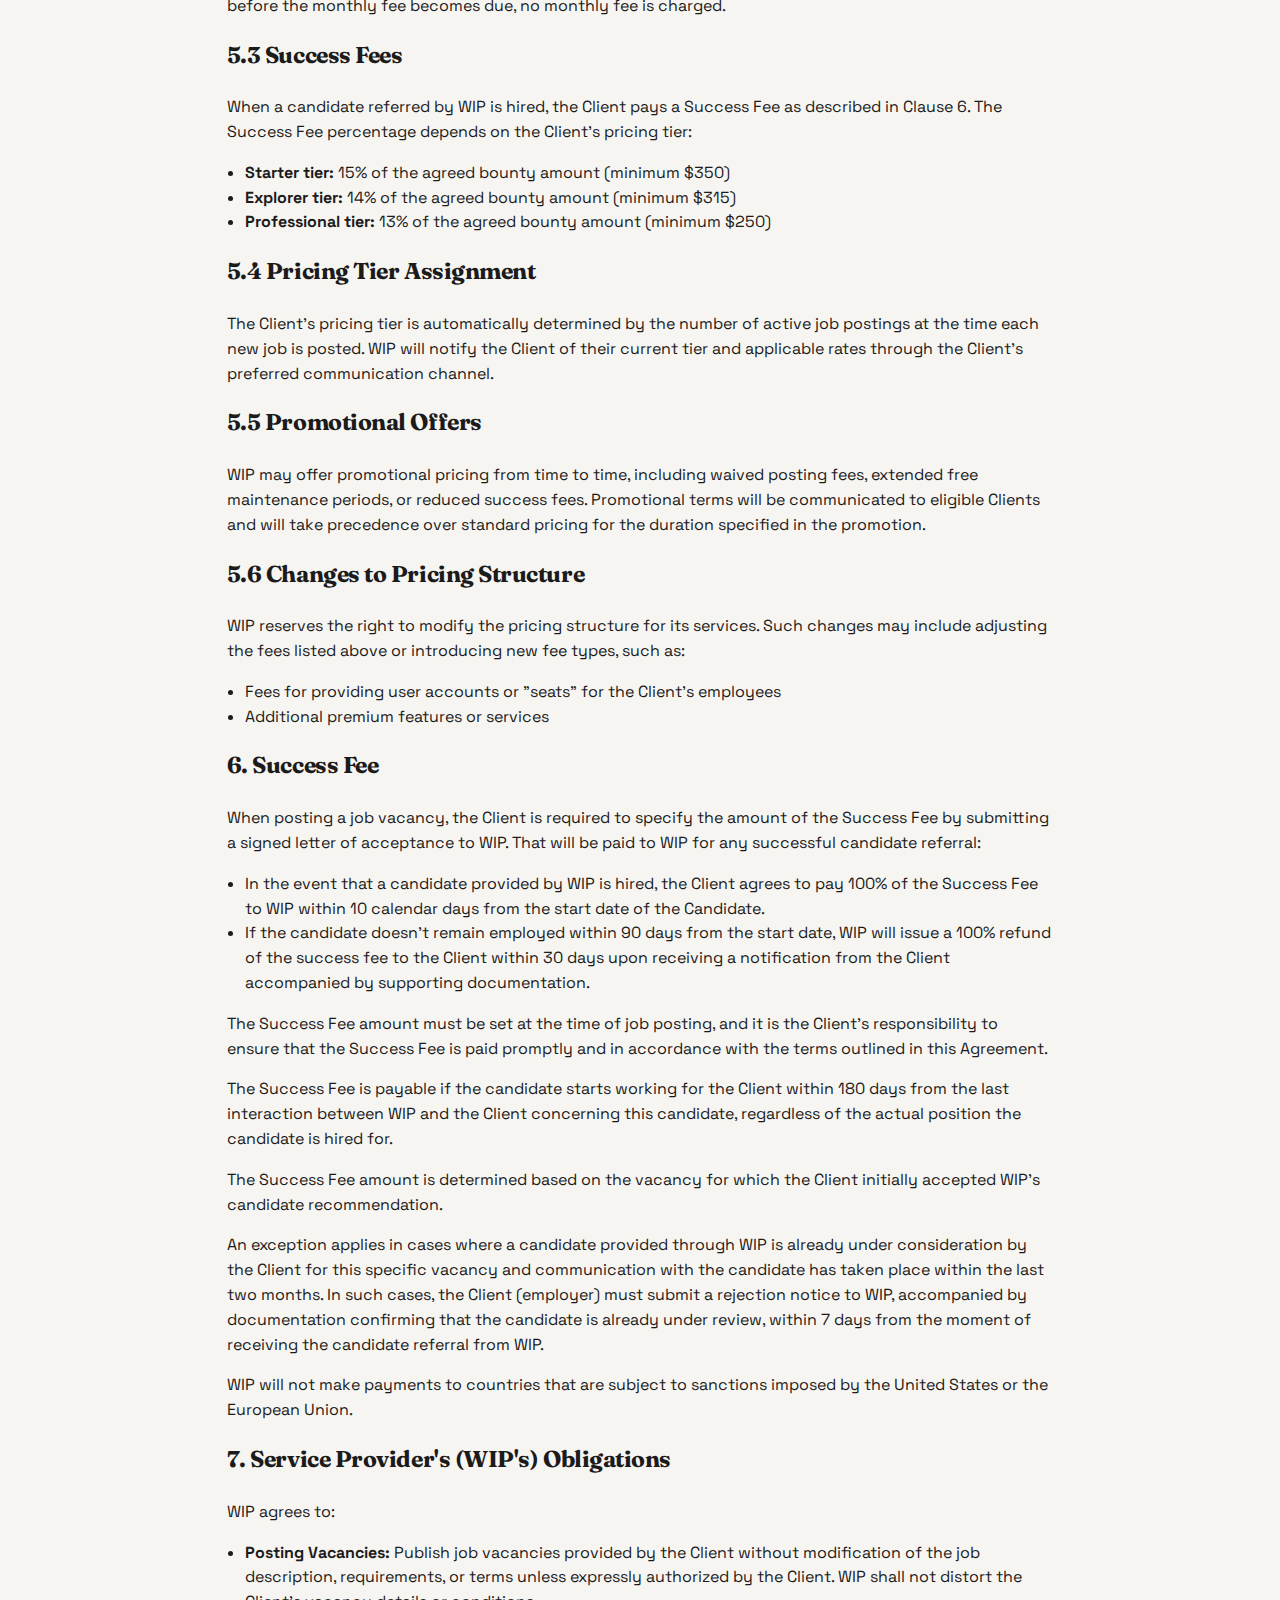
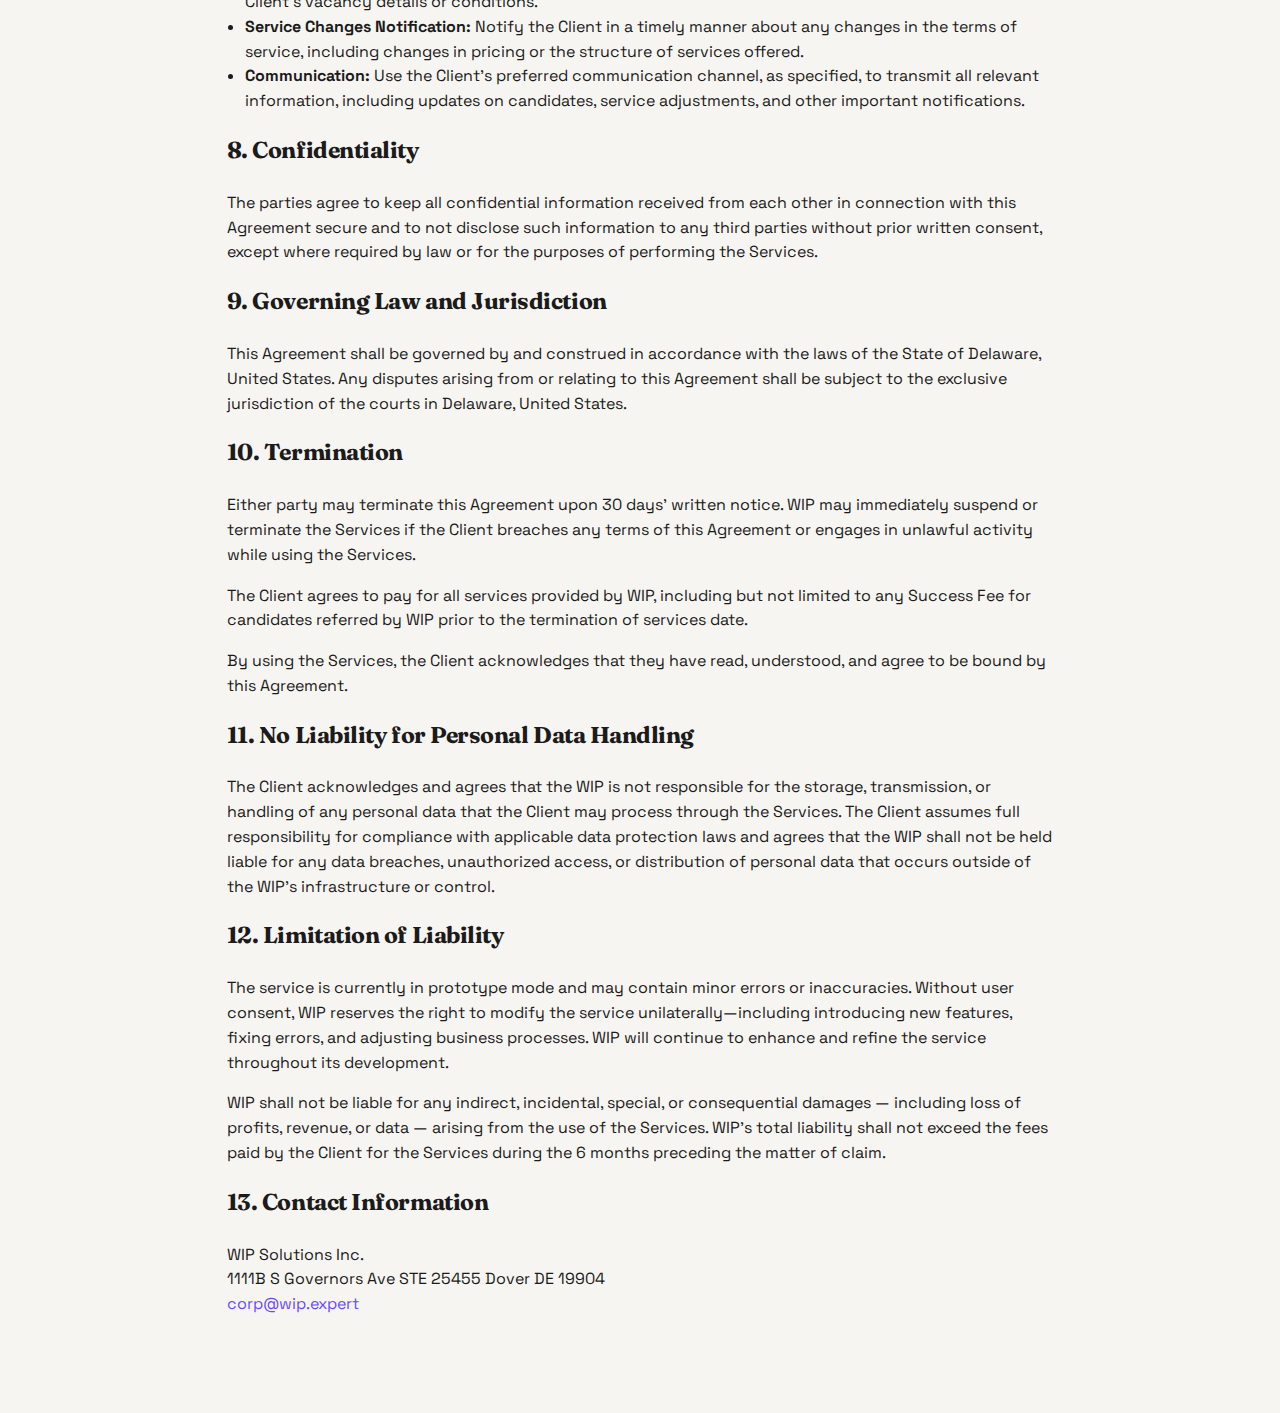
<file: terms.html>
<!doctype html>
<html lang="en">
  <head>
    <meta charset="utf-8" />
    <meta name="viewport" content="width=device-width,initial-scale=1" />
    <title>Terms of Service — WIP</title>
    <link rel="preconnect" href="https://fonts.googleapis.com">
    <link rel="preconnect" href="https://fonts.gstatic.com" crossorigin>
    <link href="https://fonts.googleapis.com/css2?family=Fraunces:opsz,wght@9..144,400;9..144,600&family=Space+Grotesk:wght@400;500;600&display=swap" rel="stylesheet">
    <link rel="stylesheet" href="legal.css" />
  </head>
  <body>
    <main>
      <div class="header">
        <a class="back" href="/wip-land/">← Back</a>
      </div>
      <h1>Terms of Service</h1>

      <h2>Public Offer for Individuals</h2>
      <p>This agreement is for individual users who want to use WIP's recruitment services. Here's what you need to know:</p>
      <ul>
        <li>You can use our platform to find job opportunities and submit your candidacy</li>
        <li>There are no fees for individual users</li>
        <li>We'll communicate with you about job opportunities through our platform</li>
        <li>Your personal data will be handled according to applicable laws</li>
        <li>You can stop using our services at any time</li>
      </ul>

      <h3>WIP’s Public Offer for Individuals (full text)</h3>
      <h3>PUBLIC OFFER AGREEMENT</h3>
      <p>This Public Offer Agreement (the "Agreement") is made between WIP Solutions Inc. ("WIP"), a company organized and operating under the laws of the United States and the State of Delaware, and the individual who accepts this Agreement (the "User").</p>
      <p>By using WIP's services, the User acknowledges having read, understood and agreed to be bound by the terms and conditions set forth herein.</p>

      <h3>1. Services Provided</h3>
      <p>WIP offers recruitment-related services (the “Services”), including but not limited to job listings, candidate submission for vacancies, and communication with potential employers, as described on the <a href="http://app1.wip.expert" target="_blank" rel="noopener noreferrer">WIP website</a>.</p>
      <p>The User agrees to use the Services in accordance with this Agreement and any accompanying documentation provided by WIP.</p>

      <h3>2. No Liability for Personal Data Handling</h3>
      <p>The User acknowledges and agrees that WIP is not responsible for the storage, transmission, or protection of personal data submitted by the User. WIP will not be held liable for any breaches of data security or unauthorized access that occur outside of WIP’s control, including any actions by third-party employers or other entities.</p>
      <p>For details on how <strong>WIP Solutions Inc.</strong> handles business clients (employers), please refer to the <strong>B2B Public Offer Agreement</strong> available <a href="https://www.notion.so/1628dd7d2af6805f851aec28d23853ef?pvs=25" target="_blank" rel="noopener noreferrer">here</a>. This Agreement and the B2B Agreement are cross-referenced to ensure that both employers and candidates understand the terms of their engagement with WIP.</p>

      <h3>3. User’s Obligation to Provide Accurate Information</h3>
      <p>By using the Services, the User agrees to provide complete, accurate, and truthful information in their profile, job applications, referrals, and any other communications with WIP or potential employers. The User is solely responsible for the accuracy and completeness of the information submitted.</p>
      <p>Including, but not limited to, the following: when referring a candidate for a vacancy, the User confirms that they have obtained explicit consent from the candidate for such a referral and that the candidate has not previously submitted their application for this specific vacancy to the employer either directly or through another referrer within last 90 days.</p>
      <p>If, after submitting the referral, it is found that these conditions have not been met, WIP will not refund the staked amount to the User. If the referred candidate would be hired by the employer, WIP will not pay the Bounty to the User.</p>

      <h3>4. Permission to Store, Share, and Use Information</h3>
      <p>The User grants WIP permission to store, transmit, and use the information they provide for recruitment purposes. This includes sharing the User’s resume, contact details, and other relevant information with potential employers or third parties involved in the recruitment process. The User agrees that WIP may store and process their data in accordance with applicable laws and regulations.</p>

      <h3>5. KYC Verification</h3>
      <p>All Users (also referred to as Talents, Referrers, Employer Representatives or Individual Users) are required to complete the KYC (Know Your Customer) verification procedure provided by WIP. This procedure is conducted by an external KYC service provider, who is solely responsible for the security and confidentiality of the personal data collected during the KYC process. WIP (WIP Solutions Inc.) assumes no liability for the storage, security, or unauthorized distribution of personal data managed by the KYC service provider.</p>

      <h3>6. Service Provider’s (WIP’s) Obligations</h3>
      <p>WIP agrees to provide job listings and recruitment-related services to the User. However, WIP does not guarantee the availability of specific job opportunities, hiring outcomes, or employer actions. WIP reserves the right to modify or remove job postings at its discretion.</p>

      <h3>7. Payment Terms</h3>
      <p>The <strong>User</strong> agrees to stake a specified amount when referring a candidate for a vacancy or submitting their resume (the "Stake").</p>
      <ul>
        <li>For each referral submission the User must stake an amount specified on a dedicated WIP page.</li>
        <li>If the referred candidate is invited by the employer for an interview and attended it, the staked amount will be fully refunded.</li>
        <li>If the position is filled within 10 working days from the User’s referral submission the staked amount will be fully refunded.</li>
        <li>The Stake is considered a non-refundable payment in all other cases.</li>
      </ul>
      <p>To cancel a referral, the User must submit a request to WIP (by clicking the “?” button in the bottom right corner on the website or by other suitable means). The Stake for canceled referral is non-refundable.</p>

      <h3>8. Bounty Payout</h3>
      <p>After Employer’s decision to hire the Candidate, the Bounty specified to the vacancy in question will be processed on following terms:</p>
      <ul>
        <li><strong>KYC Requirement:</strong> If the User has not completed the KYC (Know Your Customer) procedure within 14 days from the submission of their referral, no portion of the Bounty will be paid, even if the Referred Candidate is successfully hired. <br>KYC procedure is required to be completed only once per User.</li>
        <li><strong>Bounty’s Payment schedule for the User’s successful Referral:</strong>
          <ul>
            <li><strong>20%</strong> of the total Bounty amount is paid upon the candidate’s official start date. The amount is paid only after WIP receives the Success Fee payment from the hiring employer, and its disbursement remains at the discretion of WIP.</li>
            <li><strong>80%</strong> of the total Bounty amount will be paid in case the candidate remains employed by the Employer within 90 days from the candidate’s official start date.</li>
            <li>In all other cases 80% of the bounty will not be paid.</li>
          </ul>
        </li>
        <li><strong>Self-Referral:</strong> If the User refers themselves for a vacancy, and they are subsequently hired and remains employed by the Employer within 90 days from the official start date, WIP will pay the User 10% of the Bounty amount specified to the vacancy in question.</li>
        <li><strong>Notifications:</strong> WIP will notify the User when the Referred Candidate has been hired and their employment status with the Employer within a 90 days period from official starting date.</li>
      </ul>
      <p>The decision to pay out the Bounty remains at WIP's sole discretion until the platform implements and launches its blockchain-based referral engine. By referring candidates through the Services, the User accepts these terms.</p>
      <p>WIP will not make payments to countries that are subject to sanctions imposed by the United States or the European Union.</p>

      <h3>9. Limitation of Liability and Services</h3>
      <p>The service is currently in prototype mode and may contain minor errors or inaccuracies. Without user consent, WIP reserves the right to modify the service unilaterally—including introducing new features, fixing errors, and adjusting business processes. WIP will continue to enhance and refine the service throughout its development.</p>
      <p>WIP shall not be liable for any indirect, incidental, special, or consequential damages, including but not limited to loss of employment opportunities, data, or misuse of personal information arising out of or in connection with the use of the Services, whether in an action in contract or tort, even if WIP has been advised of the possibility of such damages. In no event shall WIP’s total liability exceed one hundred U.S. dollars (USD $100).</p>
      <p>Additionally, WIP shall not be held responsible for the completeness, accuracy, or timeliness of the information provided by the employer in the job vacancy descriptions. The User acknowledges that job listings and details provided by third-party employers are not verified by WIP and may be subject to changes without notice.</p>
      <p>The Services provided are for personal and professional job-seeking purposes only. The User acknowledges that WIP is not responsible for employment decisions made by potential employers or for the accuracy of the job listings provided by third parties.</p>

      <h3>10. Governing Law and Jurisdiction</h3>
      <p>This Agreement shall be governed by and construed in accordance with the laws of the State of Delaware, United States. Any disputes arising from or relating to this Agreement shall be subject to the exclusive jurisdiction of the courts in Delaware, United States.</p>

      <h3>11. Modification of Offer Terms</h3>
      <p>WIP reserves the right to update and modify the terms of this offer at any time, unilaterally. WIP is obligated to notify the User of such changes, either through the User’s preferred communication channel or by posting a notification on WIP’s website. Continued use of the Services following any modifications constitutes the User’s acceptance of the updated terms of the offer.</p>

      <h3>12. Termination</h3>
      <p>WIP reserves the right to terminate this Agreement or suspend the User’s access to the Services at any time, unilaterally and without prior notice. Additionally, WIP may suspend or terminate the User’s access to the Services if it believes the User has violated any terms of this Agreement.</p>
      <p>By using the Services, the User acknowledges that they have read, understood, and agree to be bound by this Agreement.</p>

      <h3>Contact Information</h3>
      <p><strong>WIP Solutions Inc.</strong><br>1111B S Governors Ave STE 25455 Dover DE 19904<br>corp@wip.expert</p>

      <hr>

      <h2>Public Offer for Businesses</h2>
      <p>This agreement is for companies and organizations that want to use WIP's recruitment services. Key points:</p>
      <ul>
        <li>You can post job vacancies and receive candidate recommendations</li>
        <li>You need to provide feedback on candidates and keep the vacancy status updated</li>
        <li>You permit us to use your company logo for marketing</li>
        <li>You pay a Success Fee only when you hire our recommended candidate</li>
        <li>A full refund of Success Fee is available if a hired candidate leaves within 90 days</li>
      </ul>

      <h3>WIP’s Public Offer for Business (full text)</h3>
      <h3>PUBLIC OFFER AGREEMENT</h3>
      <p>This Public Offer Agreement (the "Agreement") is made between WIP Solutions Inc. ("WIP"), a company organized and operating under the laws of the United States and the State of Delaware, and any legal entity that accepts this Agreement (the "Client").</p>
      <p>By using WIP's services, the Client acknowledges having read, understood, and agreed to be bound by the terms and conditions set forth herein.</p>

      <h3>1. Services Provided</h3>
      <p>WIP offers Human Resources services (the “Services”), including but not limited to candidate sourcing, recruitment, and talent management, as described on the <a href="http://app1.wip.expert" target="_blank" rel="noopener noreferrer">WIP website</a>.</p>
      <p>The Client agrees to use the Services in accordance with this Agreement and any accompanying documentation provided by WIP.</p>

      <h3>2. License to Use Client’s Name and Logo</h3>
      <p>By accepting this Agreement, the Client grants the WIP a non-exclusive, royalty-free license to use the Client’s name, logo, and any other branding materials for the purpose of marketing and promoting the Services. WIP may display the Client’s name and logo on its website, in marketing materials, and in any communications relating to the Services. The Client may revoke this license at any time by providing written notice to WIP.</p>

      <h3>3. Client’s Preferred Communication Channel</h3>
      <p>The Client is required to specify its preferred communication channel (e.g., email, phone, or messaging platform) for all official communication with WIP. WIP will use the specified channel for all communications related to service updates, inquiries, and requests. The Client is responsible for ensuring that the preferred communication channel is accurate and up to date.</p>

      <h3>4. Client’s Obligation to Provide Feedback</h3>
      <p>The Client agrees to provide written feedback to WIP regarding candidates and services received:</p>
      <ul>
        <li><strong>Candidate Feedback:</strong> The Client is obligated to inform WIP about the outcome of the interview process with each candidate referred by the Service. This includes whether the candidate was hired and whether they successfully completed the probationary period, if applicable.</li>
        <li><strong>Vacancy Status:</strong> The Client must notify WIP if a vacancy has been filled through another provider or by other means, as soon as such information becomes available. This is to ensure proper vacancy tracking and resource allocation.</li>
        <li><strong>Service Quality Feedback:</strong> The Client is also required to provide feedback on the quality of the services received to enable continuous improvement and effective collaboration.</li>
      </ul>

      <h3>5. Payment Terms</h3>
      <p>The Client agrees to pay WIP according to the pricing structure in effect at the time of service activation. The pricing structure consists of:</p>
      <h3>5.1 Job Posting Fees</h3>
      <p>The Client pays a one-time fee for each job vacancy posted on the platform. The fee amount depends on the Client's pricing tier:</p>
      <ul>
        <li><strong>Starter</strong> (fewer than 5 active jobs): $75 per job posting</li>
        <li><strong>Explorer</strong> (fewer than 25 active jobs): $59 per job posting</li>
        <li><strong>Professional</strong> (26 or more active jobs): $42 per job posting</li>
      </ul>
      <h3>5.2 Monthly Maintenance Fees</h3>
      <p>After the initial free period, the Client pays a monthly fee for each active job posting:</p>
      <ul>
        <li><strong>Starter tier:</strong> $15 per job per month (starting from the 4th month)</li>
        <li><strong>Explorer tier:</strong> $13 per job per month (starting from the 4th month)</li>
        <li><strong>Professional tier:</strong> $10 per job per month (starting from the 5th month)</li>
      </ul>
      <p>Monthly fees are charged on the anniversary date of the job posting. If a job posting is closed or filled before the monthly fee becomes due, no monthly fee is charged.</p>

      <h3>5.3 Success Fees</h3>
      <p>When a candidate referred by WIP is hired, the Client pays a Success Fee as described in Clause 6. The Success Fee percentage depends on the Client's pricing tier:</p>
      <ul>
        <li><strong>Starter tier:</strong> 15% of the agreed bounty amount (minimum $350)</li>
        <li><strong>Explorer tier:</strong> 14% of the agreed bounty amount (minimum $315)</li>
        <li><strong>Professional tier:</strong> 13% of the agreed bounty amount (minimum $250)</li>
      </ul>

      <h3>5.4 Pricing Tier Assignment</h3>
      <p>The Client's pricing tier is automatically determined by the number of active job postings at the time each new job is posted. WIP will notify the Client of their current tier and applicable rates through the Client's preferred communication channel.</p>

      <h3>5.5 Promotional Offers</h3>
      <p>WIP may offer promotional pricing from time to time, including waived posting fees, extended free maintenance periods, or reduced success fees. Promotional terms will be communicated to eligible Clients and will take precedence over standard pricing for the duration specified in the promotion.</p>

      <h3>5.6 Changes to Pricing Structure</h3>
      <p>WIP reserves the right to modify the pricing structure for its services. Such changes may include adjusting the fees listed above or introducing new fee types, such as:</p>
      <ul>
        <li>Fees for providing user accounts or "seats" for the Client's employees</li>
        <li>Additional premium features or services</li>
      </ul>

      <h3>6. Success Fee</h3>
      <p>When posting a job vacancy, the Client is required to specify the amount of the Success Fee by submitting a signed letter of acceptance to WIP. That will be paid to WIP for any successful candidate referral:</p>
      <ul>
        <li>In the event that a candidate provided by WIP is hired, the Client agrees to pay 100% of the Success Fee to WIP within 10 calendar days from the start date of the Candidate.</li>
        <li>If the candidate doesn't remain employed within 90 days from the start date, WIP will issue a 100% refund of the success fee to the Client within 30 days upon receiving a notification from the Client accompanied by supporting documentation.</li>
      </ul>
      <p>The Success Fee amount must be set at the time of job posting, and it is the Client's responsibility to ensure that the Success Fee is paid promptly and in accordance with the terms outlined in this Agreement.</p>
      <p>The Success Fee is payable if the candidate starts working for the Client within 180 days from the last interaction between WIP and the Client concerning this candidate, regardless of the actual position the candidate is hired for.</p>
      <p>The Success Fee amount is determined based on the vacancy for which the Client initially accepted WIP's candidate recommendation.</p>
      <p>An exception applies in cases where a candidate provided through WIP is already under consideration by the Client for this specific vacancy and communication with the candidate has taken place within the last two months. In such cases, the Client (employer) must submit a rejection notice to WIP, accompanied by documentation confirming that the candidate is already under review, within 7 days from the moment of receiving the candidate referral from WIP.</p>
      <p>WIP will not make payments to countries that are subject to sanctions imposed by the United States or the European Union.</p>

      <h3>7. Service Provider's (WIP's) Obligations</h3>
      <p>WIP agrees to:</p>
      <ul>
        <li><strong>Posting Vacancies:</strong> Publish job vacancies provided by the Client without modification of the job description, requirements, or terms unless expressly authorized by the Client. WIP shall not distort the Client's vacancy details or conditions.</li>
        <li><strong>Service Changes Notification:</strong> Notify the Client in a timely manner about any changes in the terms of service, including changes in pricing or the structure of services offered.</li>
        <li><strong>Communication:</strong> Use the Client's preferred communication channel, as specified, to transmit all relevant information, including updates on candidates, service adjustments, and other important notifications.</li>
      </ul>

      <h3>8. Confidentiality</h3>
      <p>The parties agree to keep all confidential information received from each other in connection with this Agreement secure and to not disclose such information to any third parties without prior written consent, except where required by law or for the purposes of performing the Services.</p>

      <h3>9. Governing Law and Jurisdiction</h3>
      <p>This Agreement shall be governed by and construed in accordance with the laws of the State of Delaware, United States. Any disputes arising from or relating to this Agreement shall be subject to the exclusive jurisdiction of the courts in Delaware, United States.</p>

      <h3>10. Termination</h3>
      <p>Either party may terminate this Agreement upon 30 days' written notice. WIP may immediately suspend or terminate the Services if the Client breaches any terms of this Agreement or engages in unlawful activity while using the Services.</p>
      <p>The Client agrees to pay for all services provided by WIP, including but not limited to any Success Fee for candidates referred by WIP prior to the termination of services date.</p>
      <p>By using the Services, the Client acknowledges that they have read, understood, and agree to be bound by this Agreement.</p>

      <h3>11. No Liability for Personal Data Handling</h3>
      <p>The Client acknowledges and agrees that the WIP is not responsible for the storage, transmission, or handling of any personal data that the Client may process through the Services. The Client assumes full responsibility for compliance with applicable data protection laws and agrees that the WIP shall not be held liable for any data breaches, unauthorized access, or distribution of personal data that occurs outside of the WIP's infrastructure or control.</p>

      <h3>12. Limitation of Liability</h3>
      <p>The service is currently in prototype mode and may contain minor errors or inaccuracies. Without user consent, WIP reserves the right to modify the service unilaterally—including introducing new features, fixing errors, and adjusting business processes. WIP will continue to enhance and refine the service throughout its development.</p>
      <p>WIP shall not be liable for any indirect, incidental, special, or consequential damages — including loss of profits, revenue, or data — arising from the use of the Services. WIP's total liability shall not exceed the fees paid by the Client for the Services during the 6 months preceding the matter of claim.</p>

      <h3>13. Contact Information</h3>
      <p>WIP Solutions Inc.<br>1111B S Governors Ave STE 25455 Dover DE 19904<br><a href="mailto:corp@wip.expert">corp@wip.expert</a></p>
    </main>
  </body>
</html>
</file>
<file: site/styles.css>
:root {
  --bg: #f7f5f1;
  --ink: #1b1b1b;
  --muted: #6b6b6b;
  --accent: #efb7c8;
  --accent-2: #b7d4ff;
  --accent-3: #bfe7d2;
  --card: #ffffff;
  --shadow: 0 20px 60px rgba(0,0,0,0.08);
}

* { box-sizing: border-box; }
html, body { margin: 0; padding: 0; }
body {
  font-family: "Space Grotesk", system-ui, -apple-system, sans-serif;
  color: var(--ink);
  background: var(--bg);
  line-height: 1.5;
  overflow-x: hidden;
}

h1, h2, h3 {
  font-family: "Fraunces", serif;
  font-weight: 600;
  letter-spacing: -0.02em;
}

h1 { font-size: clamp(2.6rem, 4vw, 4.6rem); line-height: 1.05; }
h2 { font-size: clamp(2rem, 3vw, 3.2rem); line-height: 1.1; margin: 0 0 20px; }
h3 { font-size: clamp(1.3rem, 2.2vw, 1.8rem); margin: 0 0 10px; }

p { font-size: 1.05rem; color: var(--ink); }

.bg-noise {
  position: fixed;
  inset: 0;
  background-image: url("data:image/svg+xml,%3Csvg xmlns='http://www.w3.org/2000/svg' width='120' height='120' viewBox='0 0 120 120'%3E%3Cfilter id='n'%3E%3CfeTurbulence type='fractalNoise' baseFrequency='0.6' numOctaves='2' stitchTiles='stitch'/%3E%3C/filter%3E%3Crect width='120' height='120' filter='url(%23n)' opacity='0.05'/%3E%3C/svg%3E");
  opacity: 0.2;
  pointer-events: none;
  z-index: 0;
}

.bg-glow {
  position: fixed;
  inset: -20% -10% auto -10%;
  height: 60vh;
  background: radial-gradient(800px 300px at 20% 30%, #efb7c8 0%, transparent 60%),
              radial-gradient(600px 280px at 80% 10%, #b7d4ff 0%, transparent 55%);
  opacity: 0.45;
  z-index: 0;
  pointer-events: none;
}

.site-header {
  position: sticky;
  top: 0;
  z-index: 5;
  display: flex;
  align-items: center;
  justify-content: space-between;
  padding: 18px 6vw;
  background: rgba(247,245,241,0.8);
  backdrop-filter: blur(8px);
  border-bottom: 1px solid rgba(0,0,0,0.05);
}

.logo { font-weight: 600; letter-spacing: 0.2em; }

.nav { display: flex; gap: 18px; font-size: 0.95rem; }
.nav a { color: var(--muted); text-decoration: none; }

.cta-link {
  text-decoration: none;
  color: var(--ink);
  border-bottom: 1px solid var(--ink);
  font-size: 0.95rem;
}

main { position: relative; z-index: 1; }

.chapter {
  padding: 90px 6vw;
  opacity: 0;
  transform: translateY(20px);
  transition: opacity 0.8s ease, transform 0.8s ease;
}

.chapter.in {
  opacity: 1;
  transform: translateY(0);
}

.chapter-label {
  font-size: 0.85rem;
  text-transform: uppercase;
  letter-spacing: 0.18em;
  color: var(--muted);
  margin-bottom: 16px;
}

.hero-grid {
  display: grid;
  grid-template-columns: 1.1fr 0.9fr;
  gap: 40px;
  align-items: center;
}

.hero-visual { display: flex; justify-content: center; }

.paper-stack {
  width: min(420px, 80vw);
  height: 320px;
  position: relative;
}

.sheet {
  position: absolute;
  inset: 0;
  border-radius: 20px;
  background: var(--card);
  box-shadow: var(--shadow);
}

.s1 { transform: rotate(-2deg) translate(-12px, 6px); }
.s2 { transform: rotate(3deg) translate(8px, -6px); background: #fff6f8; }
.s3 { transform: rotate(-6deg) translate(-6px, -10px); background: #f4f8ff; }
.s4 { transform: rotate(1deg) translate(10px, 8px); background: #f3fbf6; }

.badge {
  position: absolute;
  right: -10px;
  bottom: -10px;
  background: var(--ink);
  color: white;
  padding: 12px 18px;
  border-radius: 999px;
  font-weight: 600;
}

.button-row { display: flex; gap: 16px; flex-wrap: wrap; margin-top: 18px; }

.btn {
  display: inline-flex;
  align-items: center;
  justify-content: center;
  padding: 12px 18px;
  border-radius: 999px;
  border: 1px solid var(--ink);
  text-decoration: none;
  color: var(--ink);
  font-weight: 600;
}

.btn.primary { background: var(--ink); color: white; }
.btn.ghost { background: transparent; }

.benefit-list {
  display: grid;
  grid-template-columns: repeat(3, 1fr);
  gap: 20px;
}

.benefit, .card, .price-card, .promo {
  background: var(--card);
  padding: 24px;
  border-radius: 18px;
  box-shadow: var(--shadow);
}

.two-col {
  display: grid;
  grid-template-columns: repeat(2, 1fr);
  gap: 24px;
}

.steps { counter-reset: step; list-style: none; padding: 0; margin: 0; }
.steps li {
  counter-increment: step;
  padding: 18px 0;
  border-bottom: 1px solid rgba(0,0,0,0.08);
  font-size: 1.05rem;
}
.steps li::before {
  content: counter(step, decimal-leading-zero);
  margin-right: 14px;
  font-weight: 600;
  color: var(--muted);
}

.price-grid {
  display: grid;
  grid-template-columns: repeat(3, 1fr);
  gap: 20px;
}

.price-card.accent { background: #fff6f8; border: 1px solid #f4cada; }
.price-card hr { border: none; border-top: 1px solid rgba(0,0,0,0.08); margin: 14px 0; }
.muted { color: var(--muted); }

.promo {
  margin-top: 20px;
  background: #fff9e8;
  border: 1px solid #f3e2b0;
}

.logo-row { display: flex; gap: 14px; flex-wrap: wrap; }
.logo-chip {
  padding: 12px 18px;
  border-radius: 999px;
  background: var(--card);
  box-shadow: var(--shadow);
}

.faq-grid { display: grid; grid-template-columns: repeat(2, 1fr); gap: 16px; }
summary { font-weight: 600; cursor: pointer; }

.contact .fine { color: var(--muted); margin-top: 20px; }

.site-footer {
  padding: 40px 6vw 60px;
  display: flex;
  justify-content: space-between;
  gap: 20px;
  border-top: 1px solid rgba(0,0,0,0.08);
}

.footer-links { display: flex; gap: 16px; flex-wrap: wrap; }
.footer-links a { color: var(--muted); text-decoration: none; }

@media (max-width: 980px) {
  .hero-grid { grid-template-columns: 1fr; }
  .benefit-list, .two-col, .price-grid, .faq-grid { grid-template-columns: 1fr; }
  .site-header { flex-wrap: wrap; gap: 12px; }
  .nav { order: 3; width: 100%; }
}

@media (max-width: 620px) {
  .site-header { position: relative; }
  .cta-link { width: 100%; text-align: left; }
  .chapter { padding: 70px 6vw; }
}
</file>
<file: legal.css>
:root {
  --bg: #f7f5f1;
  --ink: #1b1b1b;
  --muted: #6b6b6b;
  --brand-blue: #684bff;
}
* { box-sizing: border-box; }
body {
  margin: 0;
  font-family: "Space Grotesk", system-ui, -apple-system, sans-serif;
  background: var(--bg);
  color: var(--ink);
  line-height: 1.55;
}
main {
  max-width: 980px;
  margin: 0 auto;
  padding: 40px 6vw 80px;
}
h1, h2, h3 {
  font-family: "Fraunces", serif;
  letter-spacing: -0.02em;
}
h1 { font-size: clamp(2.2rem, 3.5vw, 3.4rem); }
h2 { font-size: clamp(1.5rem, 2.4vw, 2.2rem); margin-top: 28px; }
h3 { font-size: clamp(1.1rem, 1.8vw, 1.5rem); margin-top: 18px; }
small, .muted { color: var(--muted); }
ul { padding-left: 18px; }
a { color: var(--brand-blue); text-decoration: none; }
a:hover { text-decoration: underline; }
hr { border: none; border-top: 1px solid rgba(0,0,0,0.08); margin: 24px 0; }
.header { display: flex; gap: 12px; align-items: center; }
.back { font-size: 0.95rem; color: var(--muted); }

.tabs { margin-top: 18px; }
.tabs input { display: none; }
.tab-labels { display: flex; gap: 12px; margin-bottom: 18px; }
.tab-labels label {
  padding: 8px 14px;
  border-radius: 999px;
  border: 1px solid rgba(0,0,0,0.12);
  cursor: pointer;
  font-weight: 600;
}
#tab-individual:checked ~ .tab-labels label[for="tab-individual"],
#tab-business:checked ~ .tab-labels label[for="tab-business"] {
  background: var(--brand-blue);
  color: #fff;
  border-color: var(--brand-blue);
}
.tab-panel { display: none; }
#tab-individual:checked ~ .tab-panel:nth-of-type(1),
#tab-business:checked ~ .tab-panel:nth-of-type(2) {
  display: block;
}

details { background: #fff; border: 1px solid rgba(0,0,0,0.08); border-radius: 12px; padding: 14px 16px; }
details summary { cursor: pointer; font-weight: 600; }
</file>
